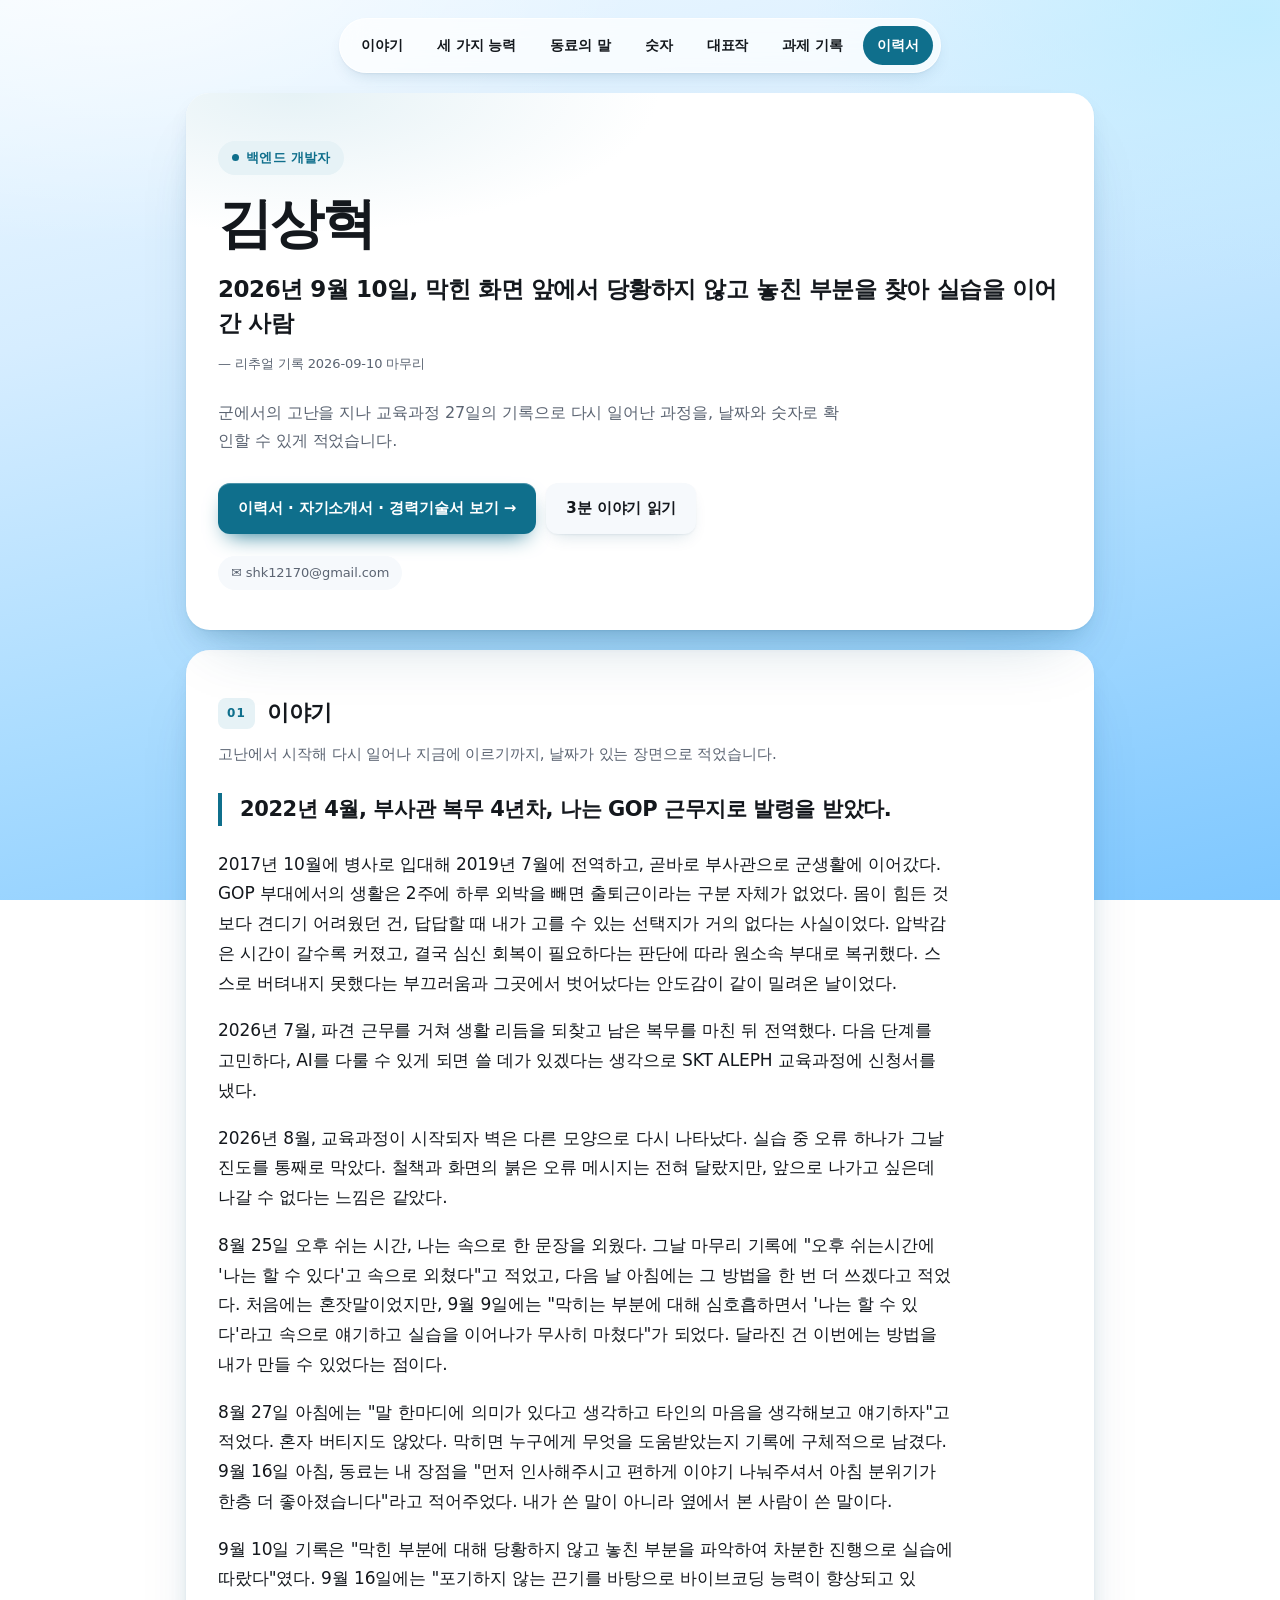
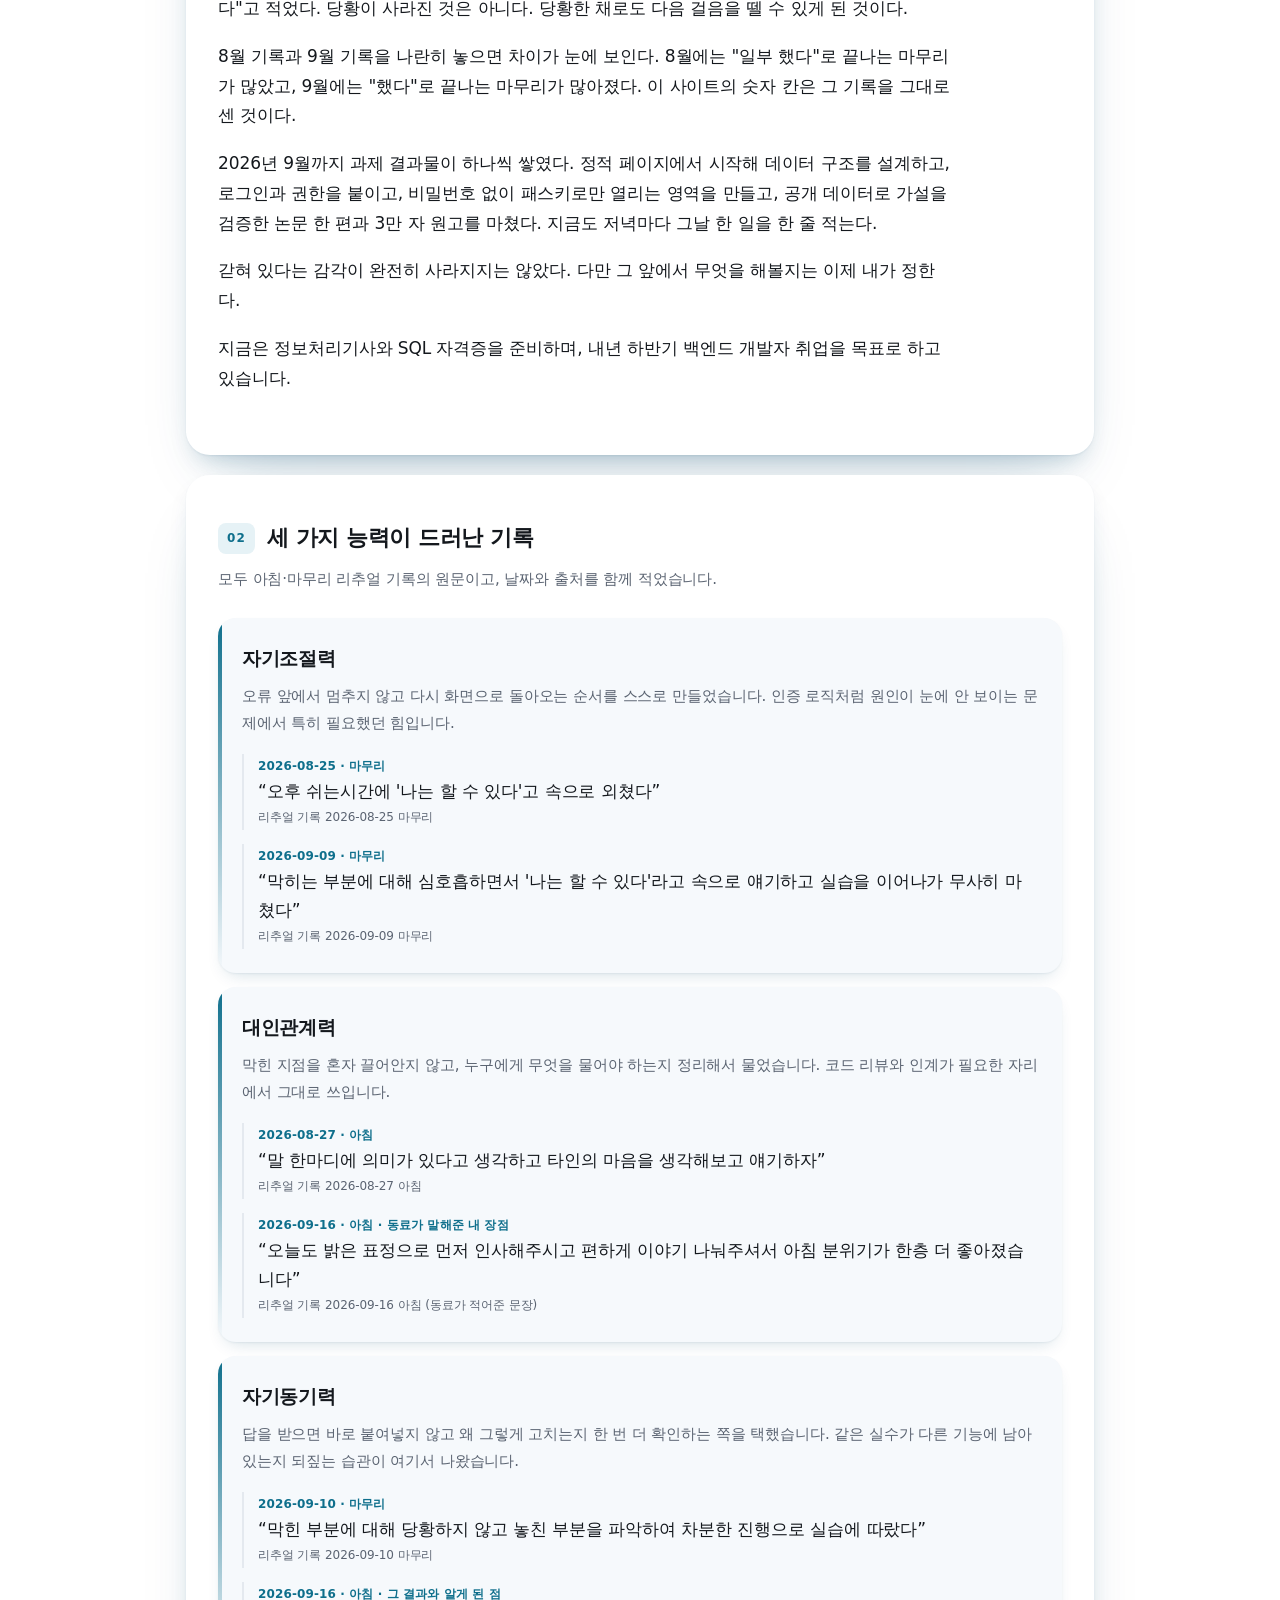
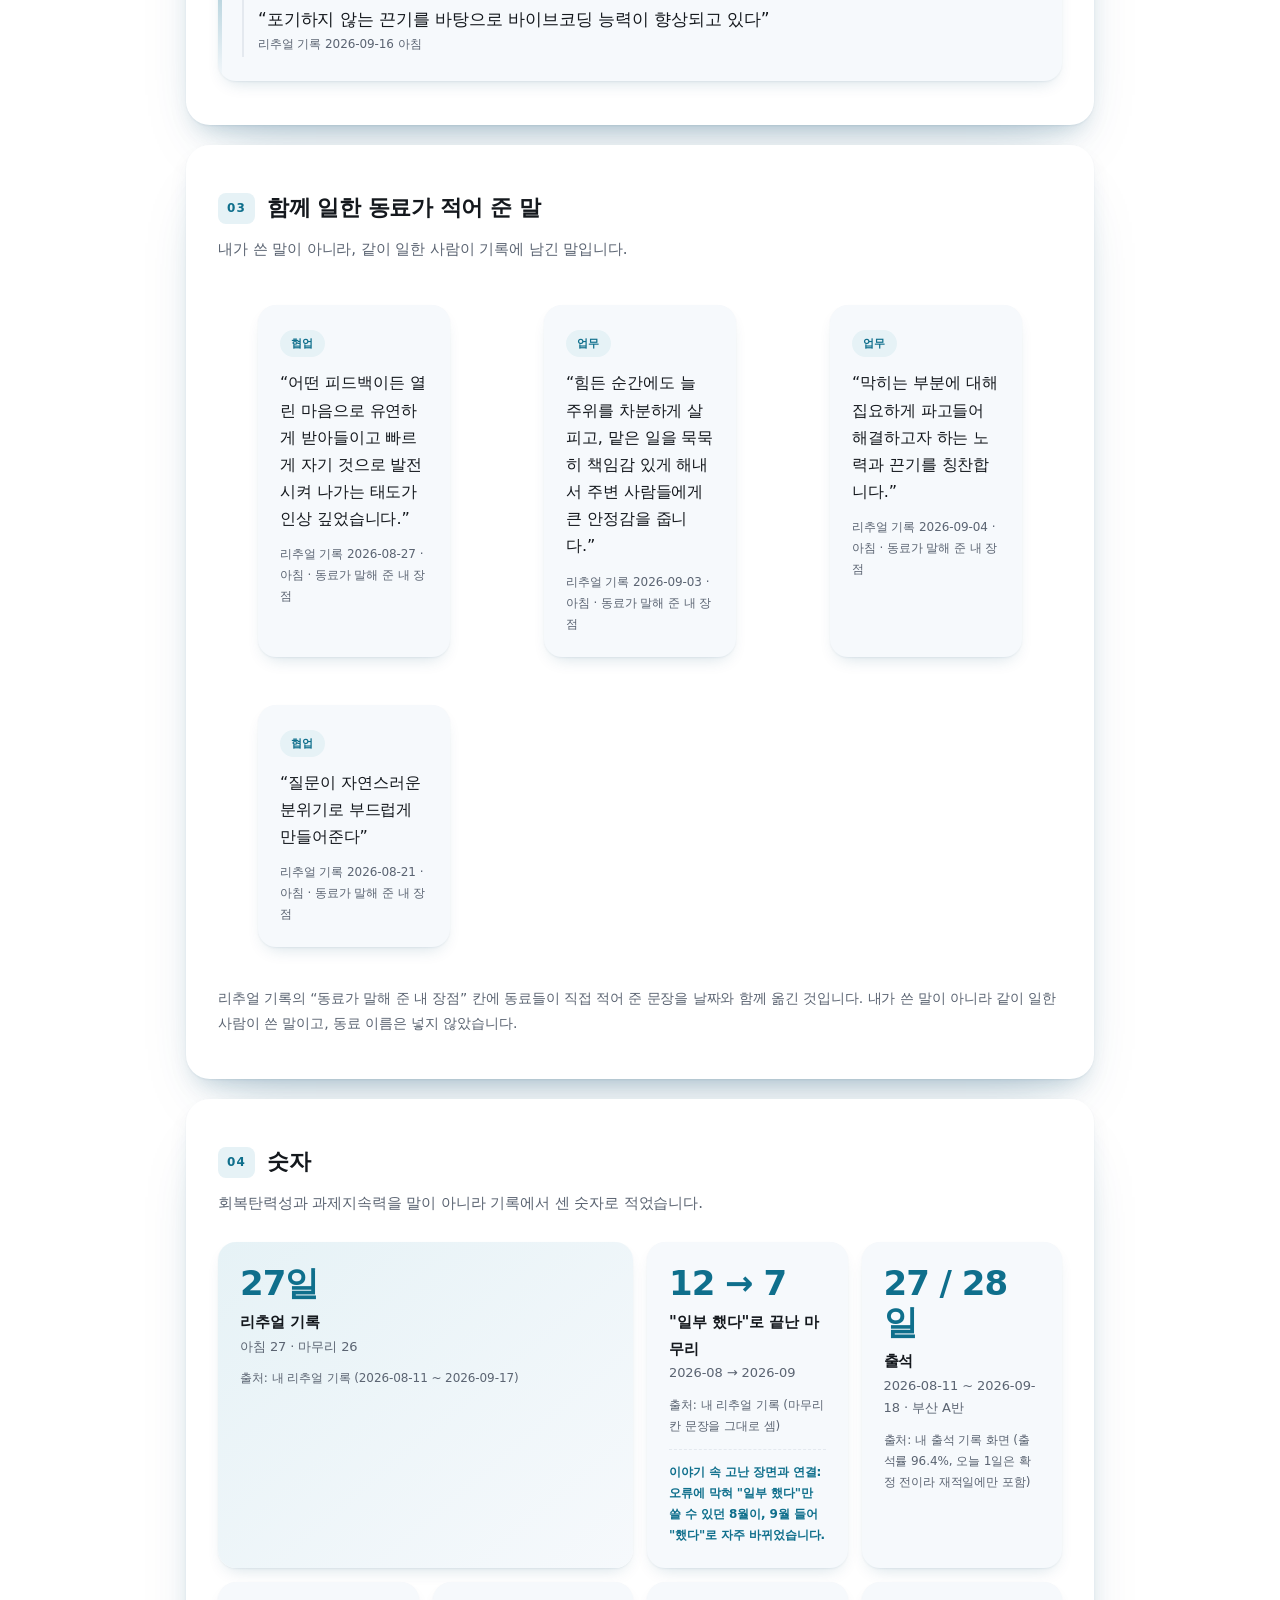
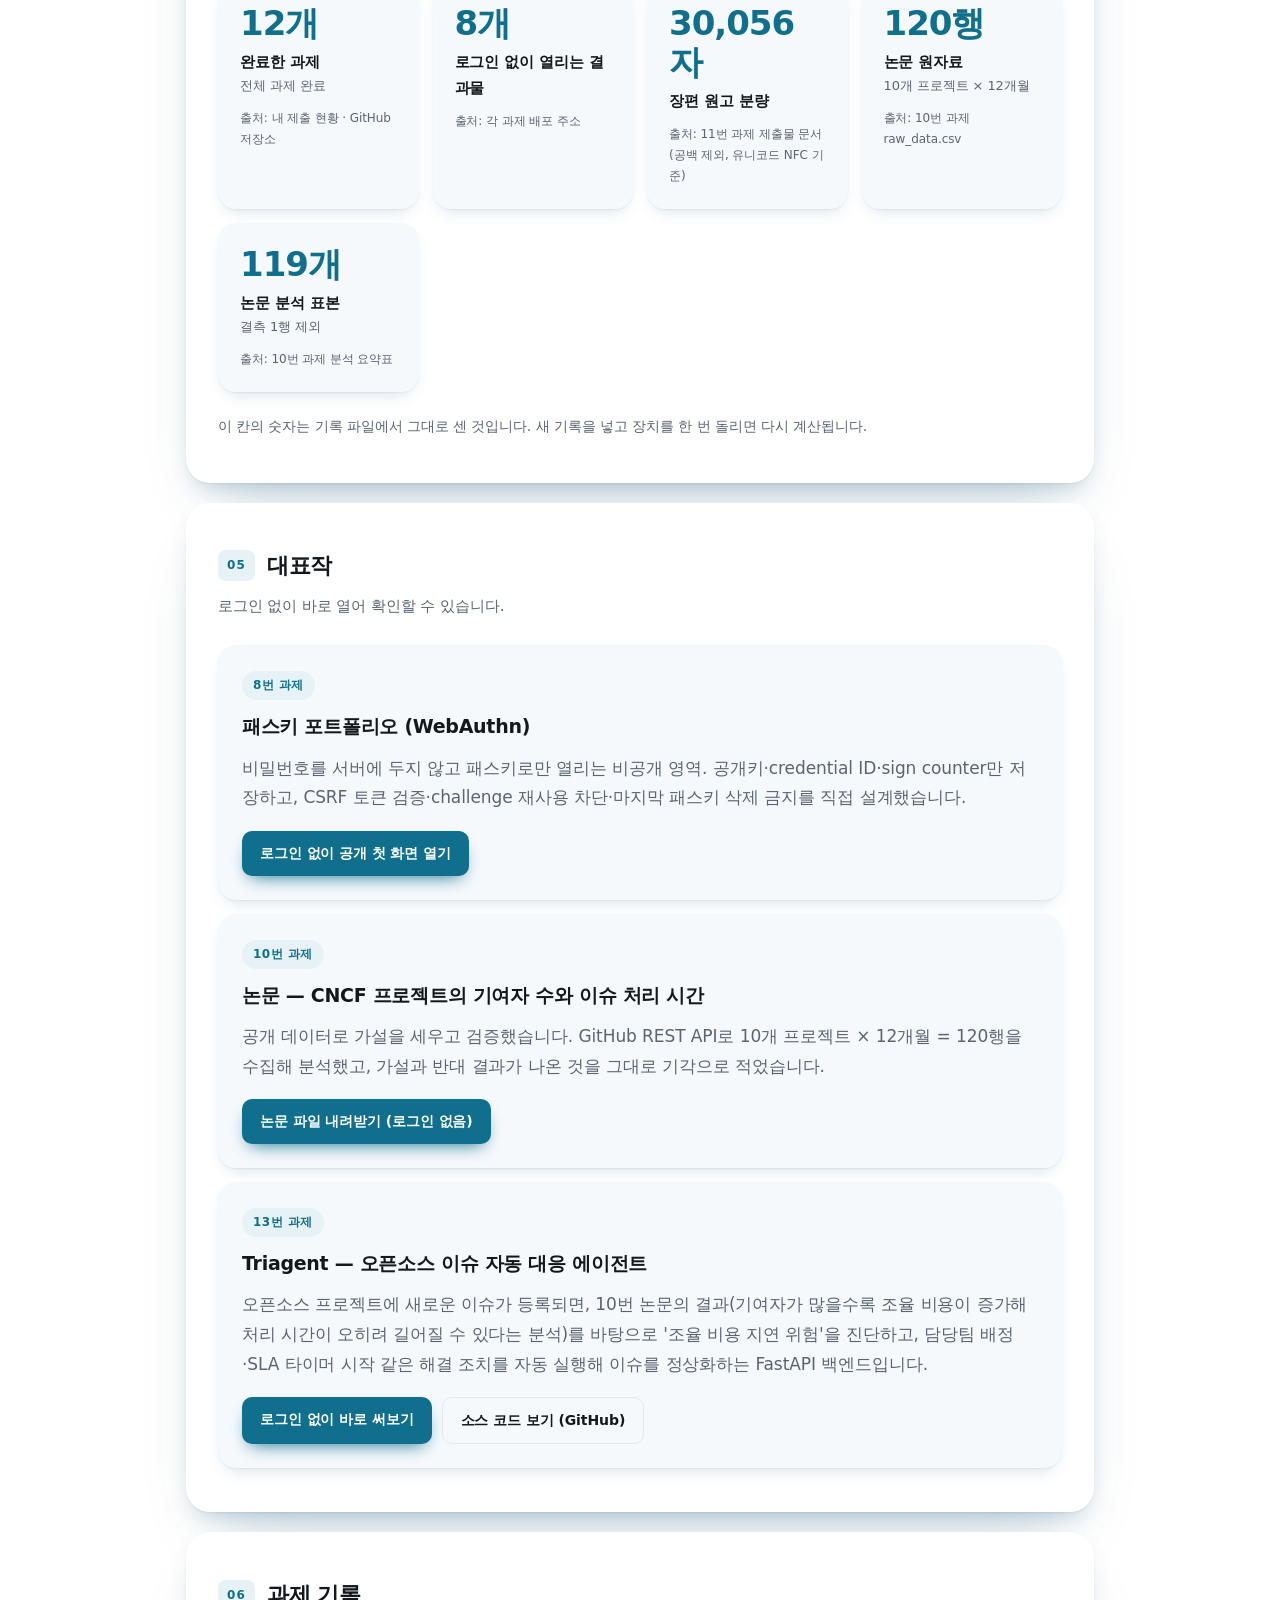
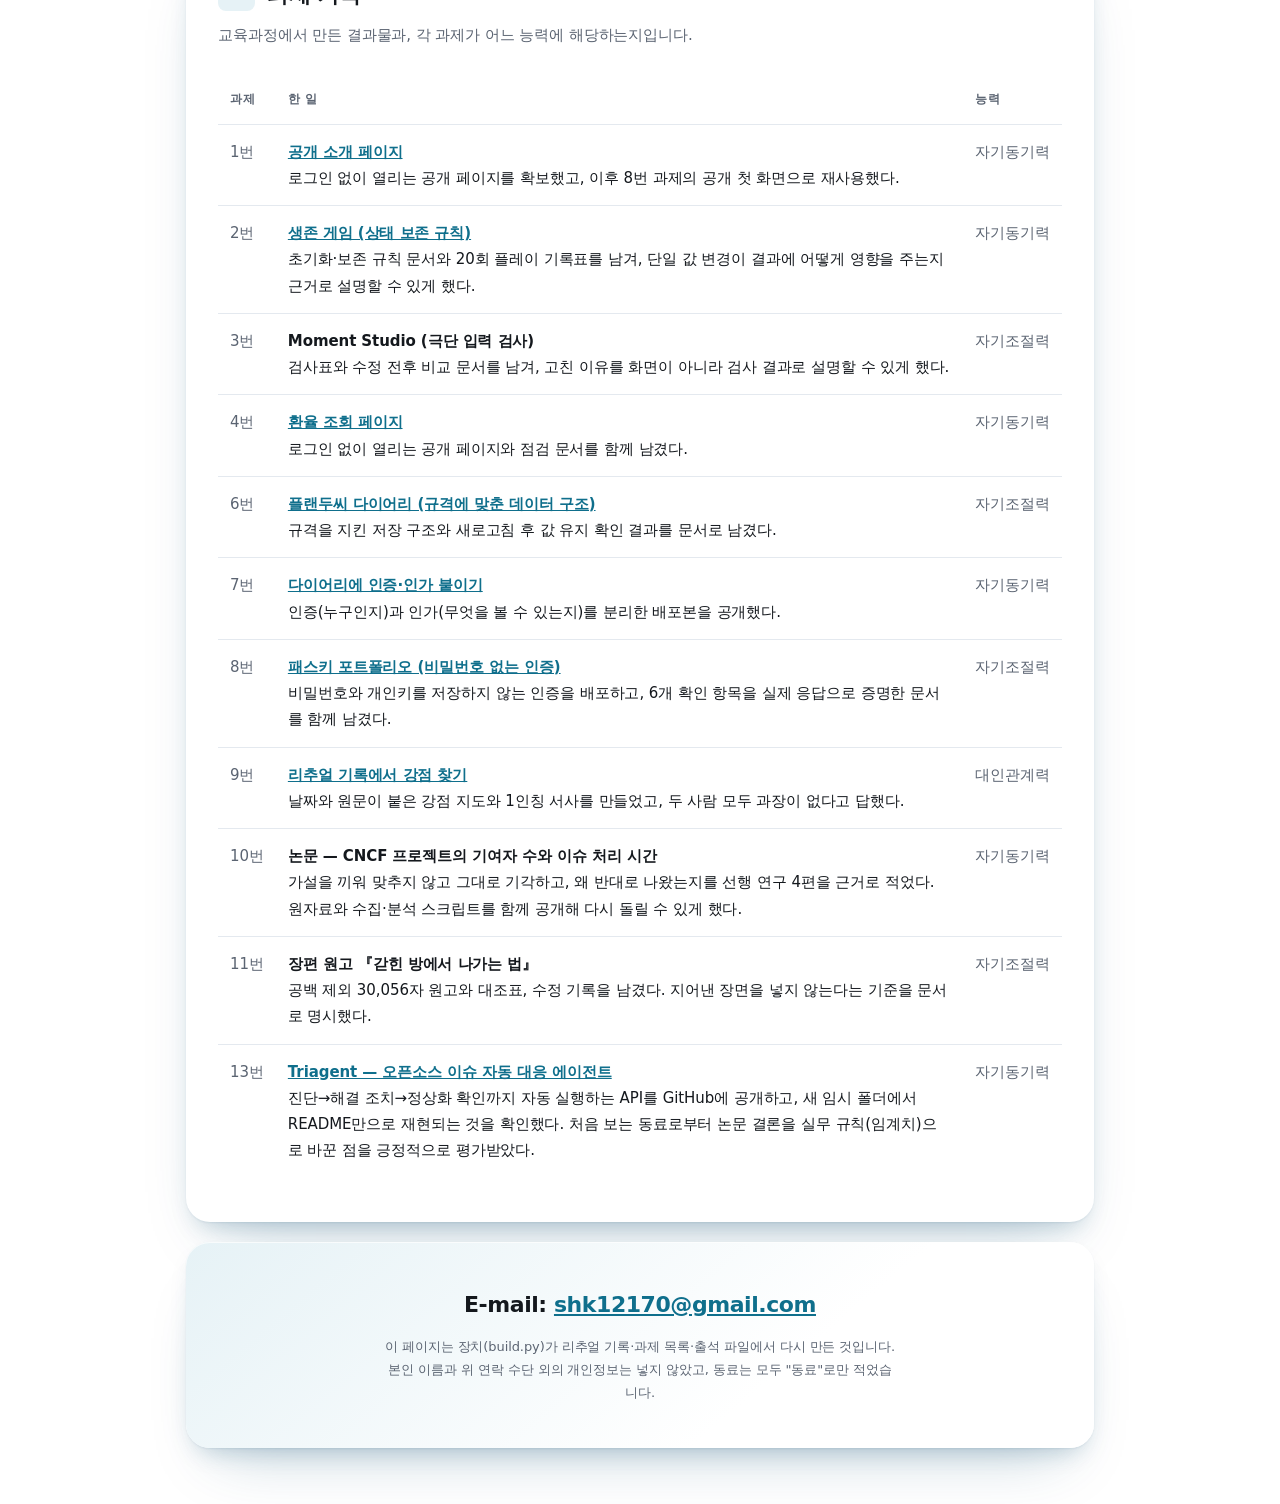
<file: site-backend/index.html>
<!DOCTYPE html>
<html lang="ko">
<head>
<meta charset="utf-8">
<meta name="viewport" content="width=device-width, initial-scale=1">
<title>김상혁 — 백엔드 개발자</title>
<meta name="description" content="2026년 9월 10일, 막힌 화면 앞에서 당황하지 않고 놓친 부분을 찾아 실습을 이어간 사람">
<link rel="stylesheet" href="자료/style.css">
</head>
<body>
<div class="shell">

<nav class="topnav">
  <a href="#story">이야기</a>
  <a href="#ability">세 가지 능력</a>
  <a href="#peers">동료의 말</a>
  <a href="#numbers">숫자</a>
  <a href="#works">대표작</a>
  <a href="#tasks">과제 기록</a>
  <a class="now" href="이력서.html">이력서</a>
</nav>

<header class="block hero">
  <div class="wrap">
    <span class="role">백엔드 개발자</span>
    <h1>김상혁</h1>
    <p class="oneline">2026년 9월 10일, 막힌 화면 앞에서 당황하지 않고 놓친 부분을 찾아 실습을 이어간 사람</p>
    <p class="oneline-src">— 리추얼 기록 2026-09-10 마무리</p>
    <p class="lede">군에서의 고난을 지나 교육과정 27일의 기록으로 다시 일어난 과정을, 날짜와 숫자로 확인할 수 있게 적었습니다.</p>
    <div class="cta">
      <a class="btn-main" href="이력서.html">이력서 · 자기소개서 · 경력기술서 보기 →</a>
      <a class="btn-sub" href="#story">3분 이야기 읽기</a>
    </div>
    <div class="hero-meta">
      <a href="mailto:shk12170@gmail.com">✉ shk12170@gmail.com</a>
      
    </div>
  </div>
</header>

<section class="block" id="story"><div class="wrap">
  <h2 data-no="01">이야기</h2>
  <p class="sec-sub">고난에서 시작해 다시 일어나 지금에 이르기까지, 날짜가 있는 장면으로 적었습니다.</p>
  <div class="story">
    <p>2022년 4월, 부사관 복무 4년차, 나는 GOP 근무지로 발령을 받았다.</p>
    <p>2017년 10월에 병사로 입대해 2019년 7월에 전역하고, 곧바로 부사관으로 군생활에 이어갔다. GOP 부대에서의 생활은 2주에 하루 외박을 빼면 출퇴근이라는 구분 자체가 없었다. 몸이 힘든 것보다 견디기 어려웠던 건, 답답할 때 내가 고를 수 있는 선택지가 거의 없다는 사실이었다. 압박감은 시간이 갈수록 커졌고, 결국 심신 회복이 필요하다는 판단에 따라 원소속 부대로 복귀했다. 스스로 버텨내지 못했다는 부끄러움과 그곳에서 벗어났다는 안도감이 같이 밀려온 날이었다.</p>
    <p>2026년 7월, 파견 근무를 거쳐 생활 리듬을 되찾고 남은 복무를 마친 뒤 전역했다. 다음 단계를 고민하다, AI를 다룰 수 있게 되면 쓸 데가 있겠다는 생각으로 SKT ALEPH 교육과정에 신청서를 냈다.</p>
    <p>2026년 8월, 교육과정이 시작되자 벽은 다른 모양으로 다시 나타났다. 실습 중 오류 하나가 그날 진도를 통째로 막았다. 철책과 화면의 붉은 오류 메시지는 전혀 달랐지만, 앞으로 나가고 싶은데 나갈 수 없다는 느낌은 같았다.</p>
    <p>8월 25일 오후 쉬는 시간, 나는 속으로 한 문장을 외웠다. 그날 마무리 기록에 &quot;오후 쉬는시간에 &#x27;나는 할 수 있다&#x27;고 속으로 외쳤다&quot;고 적었고, 다음 날 아침에는 그 방법을 한 번 더 쓰겠다고 적었다. 처음에는 혼잣말이었지만, 9월 9일에는 &quot;막히는 부분에 대해 심호흡하면서 &#x27;나는 할 수 있다&#x27;라고 속으로 얘기하고 실습을 이어나가 무사히 마쳤다&quot;가 되었다. 달라진 건 이번에는 방법을 내가 만들 수 있었다는 점이다.</p>
    <p>8월 27일 아침에는 &quot;말 한마디에 의미가 있다고 생각하고 타인의 마음을 생각해보고 얘기하자&quot;고 적었다. 혼자 버티지도 않았다. 막히면 누구에게 무엇을 도움받았는지 기록에 구체적으로 남겼다. 9월 16일 아침, 동료는 내 장점을 &quot;먼저 인사해주시고 편하게 이야기 나눠주셔서 아침 분위기가 한층 더 좋아졌습니다&quot;라고 적어주었다. 내가 쓴 말이 아니라 옆에서 본 사람이 쓴 말이다.</p>
    <p>9월 10일 기록은 &quot;막힌 부분에 대해 당황하지 않고 놓친 부분을 파악하여 차분한 진행으로 실습에 따랐다&quot;였다. 9월 16일에는 &quot;포기하지 않는 끈기를 바탕으로 바이브코딩 능력이 향상되고 있다&quot;고 적었다. 당황이 사라진 것은 아니다. 당황한 채로도 다음 걸음을 뗄 수 있게 된 것이다.</p>
    <p>8월 기록과 9월 기록을 나란히 놓으면 차이가 눈에 보인다. 8월에는 &quot;일부 했다&quot;로 끝나는 마무리가 많았고, 9월에는 &quot;했다&quot;로 끝나는 마무리가 많아졌다. 이 사이트의 숫자 칸은 그 기록을 그대로 센 것이다.</p>
    <p>2026년 9월까지 과제 결과물이 하나씩 쌓였다. 정적 페이지에서 시작해 데이터 구조를 설계하고, 로그인과 권한을 붙이고, 비밀번호 없이 패스키로만 열리는 영역을 만들고, 공개 데이터로 가설을 검증한 논문 한 편과 3만 자 원고를 마쳤다. 지금도 저녁마다 그날 한 일을 한 줄 적는다.</p>
    <p>갇혀 있다는 감각이 완전히 사라지지는 않았다. 다만 그 앞에서 무엇을 해볼지는 이제 내가 정한다.</p>
    <p>지금은 정보처리기사와 SQL 자격증을 준비하며, 내년 하반기 백엔드 개발자 취업을 목표로 하고 있습니다.</p>
  </div>
</div></section>

<section class="block" id="ability"><div class="wrap">
  <h2 data-no="02">세 가지 능력이 드러난 기록</h2>
  <p class="sec-sub">모두 아침·마무리 리추얼 기록의 원문이고, 날짜와 출처를 함께 적었습니다.</p>
  <div class="abilities">
    <article class="ability">
      <h3>자기조절력</h3>
      <p class="note">오류 앞에서 멈추지 않고 다시 화면으로 돌아오는 순서를 스스로 만들었습니다. 인증 로직처럼 원인이 눈에 안 보이는 문제에서 특히 필요했던 힘입니다.</p>
      <blockquote class="quote"><span class="when">2026-08-25 · 마무리</span><span class="text">“오후 쉬는시간에 &#x27;나는 할 수 있다&#x27;고 속으로 외쳤다”</span><span class="src">리추얼 기록 2026-08-25 마무리</span></blockquote>
      <blockquote class="quote"><span class="when">2026-09-09 · 마무리</span><span class="text">“막히는 부분에 대해 심호흡하면서 &#x27;나는 할 수 있다&#x27;라고 속으로 얘기하고 실습을 이어나가 무사히 마쳤다”</span><span class="src">리추얼 기록 2026-09-09 마무리</span></blockquote>
    </article>
    <article class="ability">
      <h3>대인관계력</h3>
      <p class="note">막힌 지점을 혼자 끌어안지 않고, 누구에게 무엇을 물어야 하는지 정리해서 물었습니다. 코드 리뷰와 인계가 필요한 자리에서 그대로 쓰입니다.</p>
      <blockquote class="quote"><span class="when">2026-08-27 · 아침</span><span class="text">“말 한마디에 의미가 있다고 생각하고 타인의 마음을 생각해보고 얘기하자”</span><span class="src">리추얼 기록 2026-08-27 아침</span></blockquote>
      <blockquote class="quote"><span class="when">2026-09-16 · 아침 · 동료가 말해준 내 장점</span><span class="text">“오늘도 밝은 표정으로 먼저 인사해주시고 편하게 이야기 나눠주셔서 아침 분위기가 한층 더 좋아졌습니다”</span><span class="src">리추얼 기록 2026-09-16 아침 (동료가 적어준 문장)</span></blockquote>
    </article>
    <article class="ability">
      <h3>자기동기력</h3>
      <p class="note">답을 받으면 바로 붙여넣지 않고 왜 그렇게 고치는지 한 번 더 확인하는 쪽을 택했습니다. 같은 실수가 다른 기능에 남아 있는지 되짚는 습관이 여기서 나왔습니다.</p>
      <blockquote class="quote"><span class="when">2026-09-10 · 마무리</span><span class="text">“막힌 부분에 대해 당황하지 않고 놓친 부분을 파악하여 차분한 진행으로 실습에 따랐다”</span><span class="src">리추얼 기록 2026-09-10 마무리</span></blockquote>
      <blockquote class="quote"><span class="when">2026-09-16 · 아침 · 그 결과와 알게 된 점</span><span class="text">“포기하지 않는 끈기를 바탕으로 바이브코딩 능력이 향상되고 있다”</span><span class="src">리추얼 기록 2026-09-16 아침</span></blockquote>
    </article>
  </div>
</div></section>

<section class="block" id="peers"><div class="wrap">
  <h2 data-no="03">함께 일한 동료가 적어 준 말</h2>
  <p class="sec-sub">내가 쓴 말이 아니라, 같이 일한 사람이 기록에 남긴 말입니다.</p>
  <div class="peers">
    <blockquote class="peer"><span class="tag">협업</span><span class="q">“어떤 피드백이든 열린 마음으로 유연하게 받아들이고 빠르게 자기 것으로 발전시켜 나가는 태도가 인상 깊었습니다.”</span><span class="m">리추얼 기록 2026-08-27 · 아침 · 동료가 말해 준 내 장점</span></blockquote>
    <blockquote class="peer"><span class="tag">업무</span><span class="q">“힘든 순간에도 늘 주위를 차분하게 살피고, 맡은 일을 묵묵히 책임감 있게 해내서 주변 사람들에게 큰 안정감을 줍니다.”</span><span class="m">리추얼 기록 2026-09-03 · 아침 · 동료가 말해 준 내 장점</span></blockquote>
    <blockquote class="peer"><span class="tag">업무</span><span class="q">“막히는 부분에 대해 집요하게 파고들어 해결하고자 하는 노력과 끈기를 칭찬합니다.”</span><span class="m">리추얼 기록 2026-09-04 · 아침 · 동료가 말해 준 내 장점</span></blockquote>
    <blockquote class="peer"><span class="tag">협업</span><span class="q">“질문이 자연스러운 분위기로 부드럽게 만들어준다”</span><span class="m">리추얼 기록 2026-08-21 · 아침 · 동료가 말해 준 내 장점</span></blockquote>
  </div>
  <p class="peers-note">리추얼 기록의 “동료가 말해 준 내 장점” 칸에 동료들이 직접 적어 준 문장을 날짜와 함께 옮긴 것입니다. 내가 쓴 말이 아니라 같이 일한 사람이 쓴 말이고, 동료 이름은 넣지 않았습니다.</p>
</div></section>

<section class="block" id="numbers"><div class="wrap">
  <h2 data-no="04">숫자</h2>
  <p class="sec-sub">회복탄력성과 과제지속력을 말이 아니라 기록에서 센 숫자로 적었습니다.</p>
  <div class="numbers">
    <div class="num"><span class="v">27일</span><span class="k">리추얼 기록</span><span class="b">아침 27 · 마무리 26</span><span class="s">출처: 내 리추얼 기록 (2026-08-11 ~ 2026-09-17)</span></div>
    <div class="num"><span class="v">12 → 7</span><span class="k">&quot;일부 했다&quot;로 끝난 마무리</span><span class="b">2026-08 → 2026-09</span><span class="s">출처: 내 리추얼 기록 (마무리 칸 문장을 그대로 셈)</span><span class="link">이야기 속 고난 장면과 연결: 오류에 막혀 &quot;일부 했다&quot;만 쓸 수 있던 8월이, 9월 들어 &quot;했다&quot;로 자주 바뀌었습니다.</span></div>
    <div class="num"><span class="v">27 / 28일</span><span class="k">출석</span><span class="b">2026-08-11 ~ 2026-09-18 · 부산 A반</span><span class="s">출처: 내 출석 기록 화면 (출석률 96.4%, 오늘 1일은 확정 전이라 재적일에만 포함)</span></div>
    <div class="num"><span class="v">12개</span><span class="k">완료한 과제</span><span class="b">전체 과제 완료</span><span class="s">출처: 내 제출 현황 · GitHub 저장소</span></div>
    <div class="num"><span class="v">8개</span><span class="k">로그인 없이 열리는 결과물</span><span class="s">출처: 각 과제 배포 주소</span></div>
    <div class="num"><span class="v">30,056자</span><span class="k">장편 원고 분량</span><span class="s">출처: 11번 과제 제출물 문서 (공백 제외, 유니코드 NFC 기준)</span></div>
    <div class="num"><span class="v">120행</span><span class="k">논문 원자료</span><span class="b">10개 프로젝트 × 12개월</span><span class="s">출처: 10번 과제 raw_data.csv</span></div>
    <div class="num"><span class="v">119개</span><span class="k">논문 분석 표본</span><span class="b">결측 1행 제외</span><span class="s">출처: 10번 과제 분석 요약표</span></div>
  </div>
  <p class="numbers-note">이 칸의 숫자는 기록 파일에서 그대로 센 것입니다. 새 기록을 넣고 장치를 한 번 돌리면 다시 계산됩니다.</p>
</div></section>

<section class="block" id="works"><div class="wrap">
  <h2 data-no="05">대표작</h2>
  <p class="sec-sub">로그인 없이 바로 열어 확인할 수 있습니다.</p>
  <div class="works">
    <article class="work">
      <span class="no">8번 과제</span>
      <h3>패스키 포트폴리오 (WebAuthn)</h3>
      <p>비밀번호를 서버에 두지 않고 패스키로만 열리는 비공개 영역. 공개키·credential ID·sign counter만 저장하고, CSRF 토큰 검증·challenge 재사용 차단·마지막 패스키 삭제 금지를 직접 설계했습니다.</p>
      <div class="links">
      <a class="btn" href="https://passkey-portfolio.vercel.app">로그인 없이 공개 첫 화면 열기</a>
      </div>
    </article>
    <article class="work">
      <span class="no">10번 과제</span>
      <h3>논문 — CNCF 프로젝트의 기여자 수와 이슈 처리 시간</h3>
      <p>공개 데이터로 가설을 세우고 검증했습니다. GitHub REST API로 10개 프로젝트 × 12개월 = 120행을 수집해 분석했고, 가설과 반대 결과가 나온 것을 그대로 기각으로 적었습니다.</p>
      <div class="links">
      <a class="btn" href="자료/논문.docx">논문 파일 내려받기 (로그인 없음)</a>
      </div>
    </article>
    <article class="work">
      <span class="no">13번 과제</span>
      <h3>Triagent — 오픈소스 이슈 자동 대응 에이전트</h3>
      <p>오픈소스 프로젝트에 새로운 이슈가 등록되면, 10번 논문의 결과(기여자가 많을수록 조율 비용이 증가해 처리 시간이 오히려 길어질 수 있다는 분석)를 바탕으로 &#x27;조율 비용 지연 위험&#x27;을 진단하고, 담당팀 배정·SLA 타이머 시작 같은 해결 조치를 자동 실행해 이슈를 정상화하는 FastAPI 백엔드입니다.</p>
      <div class="links">
      <a class="btn" href="https://triagent-phi.vercel.app">로그인 없이 바로 써보기</a>
      <a class="btn btn-secondary" href="https://github.com/shk12170-dev/triagent">소스 코드 보기 (GitHub)</a>
      </div>
    </article>
  </div>
</div></section>

<section class="block" id="tasks"><div class="wrap">
  <h2 data-no="06">과제 기록</h2>
  <p class="sec-sub">교육과정에서 만든 결과물과, 각 과제가 어느 능력에 해당하는지입니다.</p>
  <table class="tasks">
    <thead><tr><th>과제</th><th>한 일</th><th>능력</th></tr></thead>
    <tbody>
      <tr><td class="n">1번</td><td><strong><a href="https://shk12170-dev.github.io/portfolio/">공개 소개 페이지</a></strong><br>로그인 없이 열리는 공개 페이지를 확보했고, 이후 8번 과제의 공개 첫 화면으로 재사용했다.</td><td class="n">자기동기력</td></tr>
      <tr><td class="n">2번</td><td><strong><a href="https://survival-xi-seven.vercel.app/">생존 게임 (상태 보존 규칙)</a></strong><br>초기화·보존 규칙 문서와 20회 플레이 기록표를 남겨, 단일 값 변경이 결과에 어떻게 영향을 주는지 근거로 설명할 수 있게 했다.</td><td class="n">자기동기력</td></tr>
      <tr><td class="n">3번</td><td><strong>Moment Studio (극단 입력 검사)</strong><br>검사표와 수정 전후 비교 문서를 남겨, 고친 이유를 화면이 아니라 검사 결과로 설명할 수 있게 했다.</td><td class="n">자기조절력</td></tr>
      <tr><td class="n">4번</td><td><strong><a href="https://shk12170-dev.github.io/exchange-rate/">환율 조회 페이지</a></strong><br>로그인 없이 열리는 공개 페이지와 점검 문서를 함께 남겼다.</td><td class="n">자기동기력</td></tr>
      <tr><td class="n">6번</td><td><strong><a href="https://shk12170-dev.github.io/diary/">플랜두씨 다이어리 (규격에 맞춘 데이터 구조)</a></strong><br>규격을 지킨 저장 구조와 새로고침 후 값 유지 확인 결과를 문서로 남겼다.</td><td class="n">자기조절력</td></tr>
      <tr><td class="n">7번</td><td><strong><a href="https://diary-nine-omega.vercel.app">다이어리에 인증·인가 붙이기</a></strong><br>인증(누구인지)과 인가(무엇을 볼 수 있는지)를 분리한 배포본을 공개했다.</td><td class="n">자기동기력</td></tr>
      <tr><td class="n">8번</td><td><strong><a href="https://passkey-portfolio.vercel.app">패스키 포트폴리오 (비밀번호 없는 인증)</a></strong><br>비밀번호와 개인키를 저장하지 않는 인증을 배포하고, 6개 확인 항목을 실제 응답으로 증명한 문서를 함께 남겼다.</td><td class="n">자기조절력</td></tr>
      <tr><td class="n">9번</td><td><strong><a href="https://agent-ritual.vercel.app">리추얼 기록에서 강점 찾기</a></strong><br>날짜와 원문이 붙은 강점 지도와 1인칭 서사를 만들었고, 두 사람 모두 과장이 없다고 답했다.</td><td class="n">대인관계력</td></tr>
      <tr><td class="n">10번</td><td><strong>논문 — CNCF 프로젝트의 기여자 수와 이슈 처리 시간</strong><br>가설을 끼워 맞추지 않고 그대로 기각하고, 왜 반대로 나왔는지를 선행 연구 4편을 근거로 적었다. 원자료와 수집·분석 스크립트를 함께 공개해 다시 돌릴 수 있게 했다.</td><td class="n">자기동기력</td></tr>
      <tr><td class="n">11번</td><td><strong>장편 원고 『갇힌 방에서 나가는 법』</strong><br>공백 제외 30,056자 원고와 대조표, 수정 기록을 남겼다. 지어낸 장면을 넣지 않는다는 기준을 문서로 명시했다.</td><td class="n">자기조절력</td></tr>
      <tr><td class="n">13번</td><td><strong><a href="https://github.com/shk12170-dev/triagent">Triagent — 오픈소스 이슈 자동 대응 에이전트</a></strong><br>진단→해결 조치→정상화 확인까지 자동 실행하는 API를 GitHub에 공개하고, 새 임시 폴더에서 README만으로 재현되는 것을 확인했다. 처음 보는 동료로부터 논문 결론을 실무 규칙(임계치)으로 바꾼 점을 긍정적으로 평가받았다.</td><td class="n">자기동기력</td></tr>
    </tbody>
  </table>
</div></section>

<footer class="block"><div class="wrap">
  <p class="contact">E-mail: <a href="mailto:shk12170@gmail.com">shk12170@gmail.com</a></p>
  <p class="meta">이 페이지는 장치(build.py)가 리추얼 기록·과제 목록·출석 파일에서 다시 만든 것입니다. 본인 이름과 위 연락 수단 외의 개인정보는 넣지 않았고, 동료는 모두 "동료"로만 적었습니다.</p>
</div></footer>

</div>
</body>
</html>
</file>
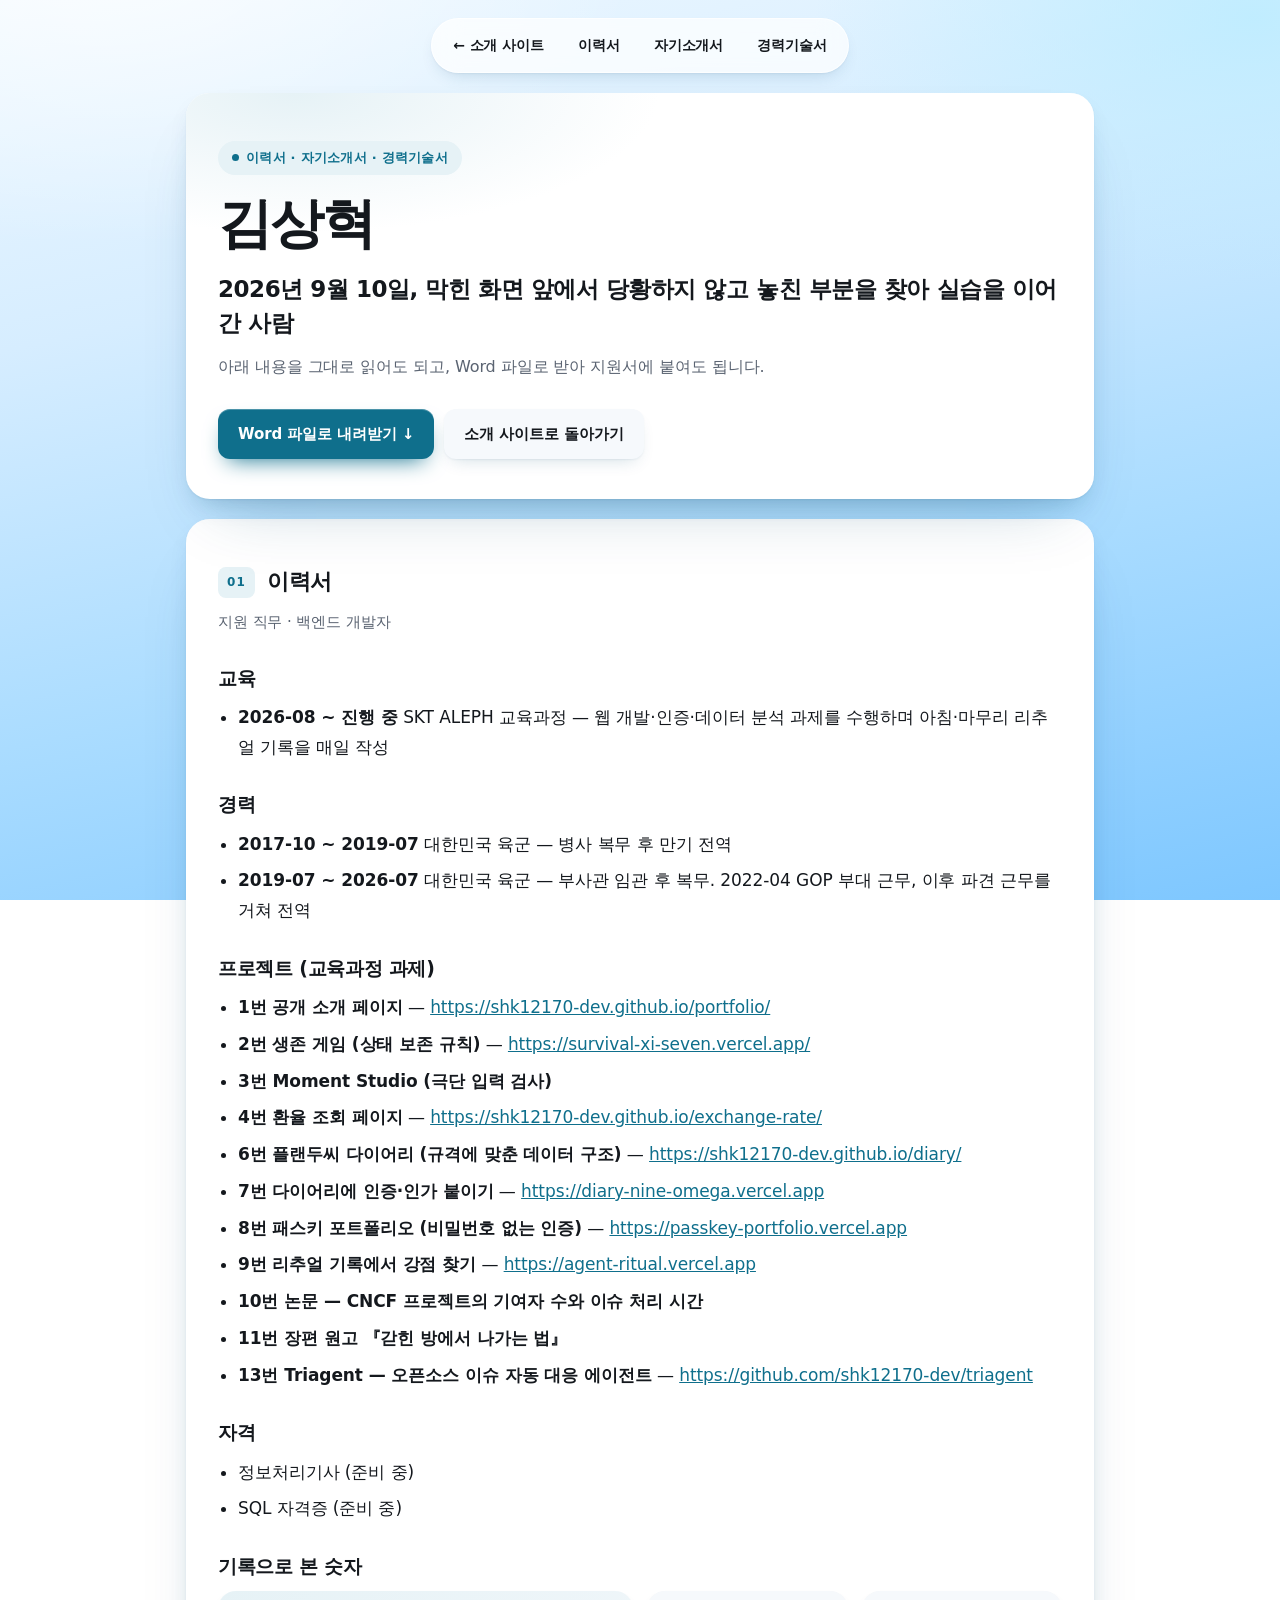
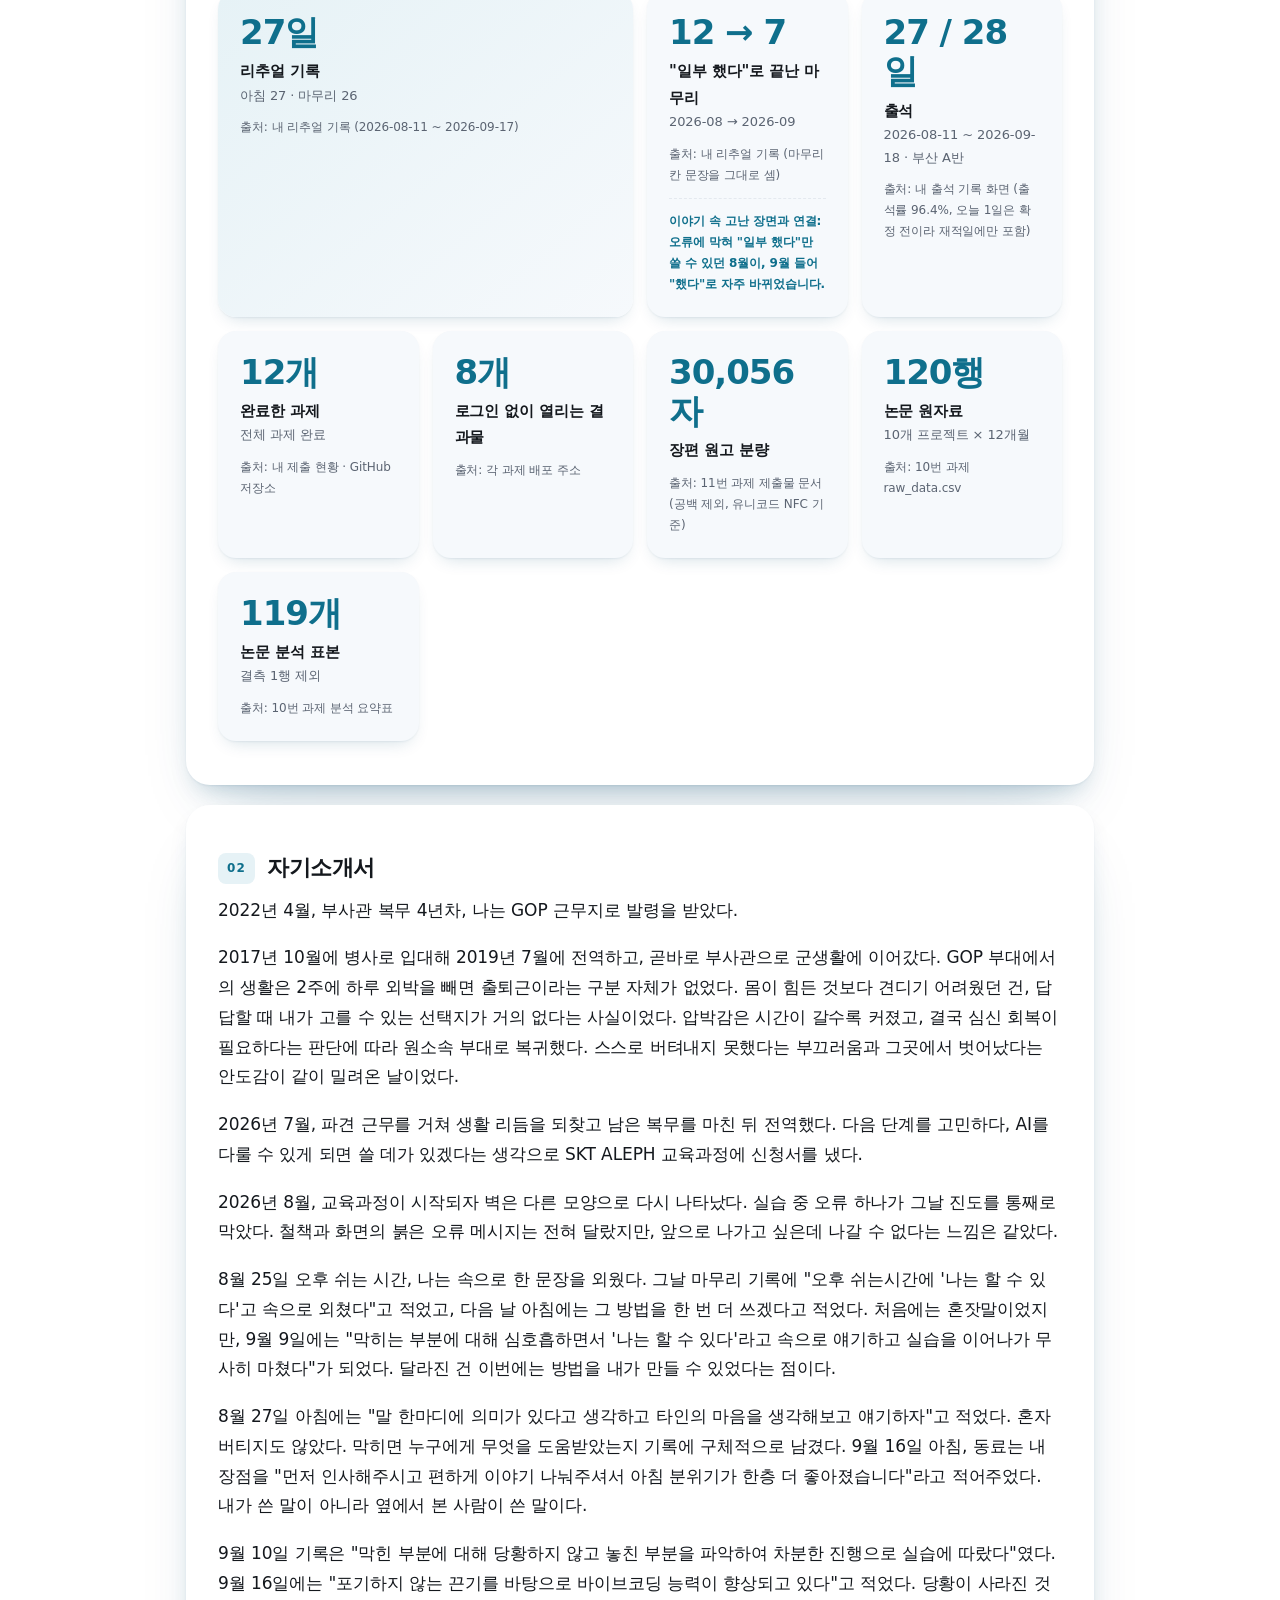
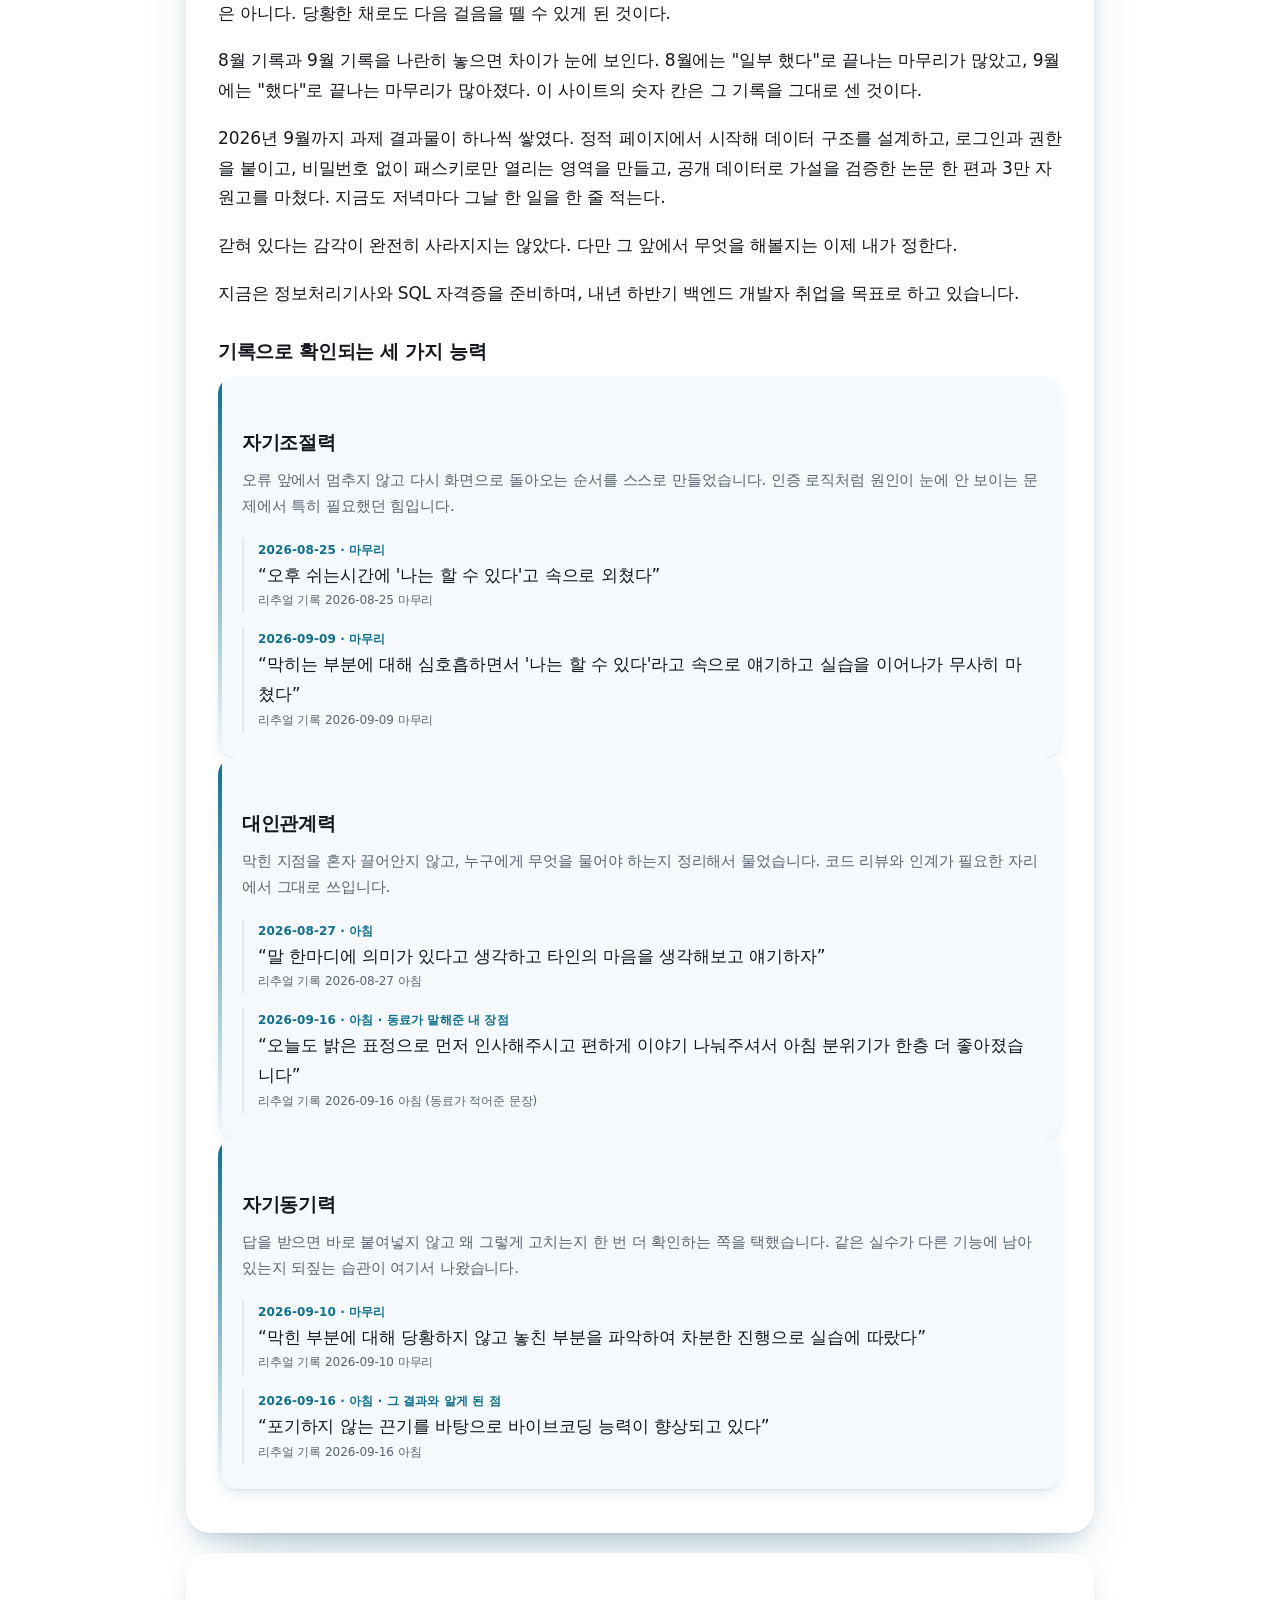
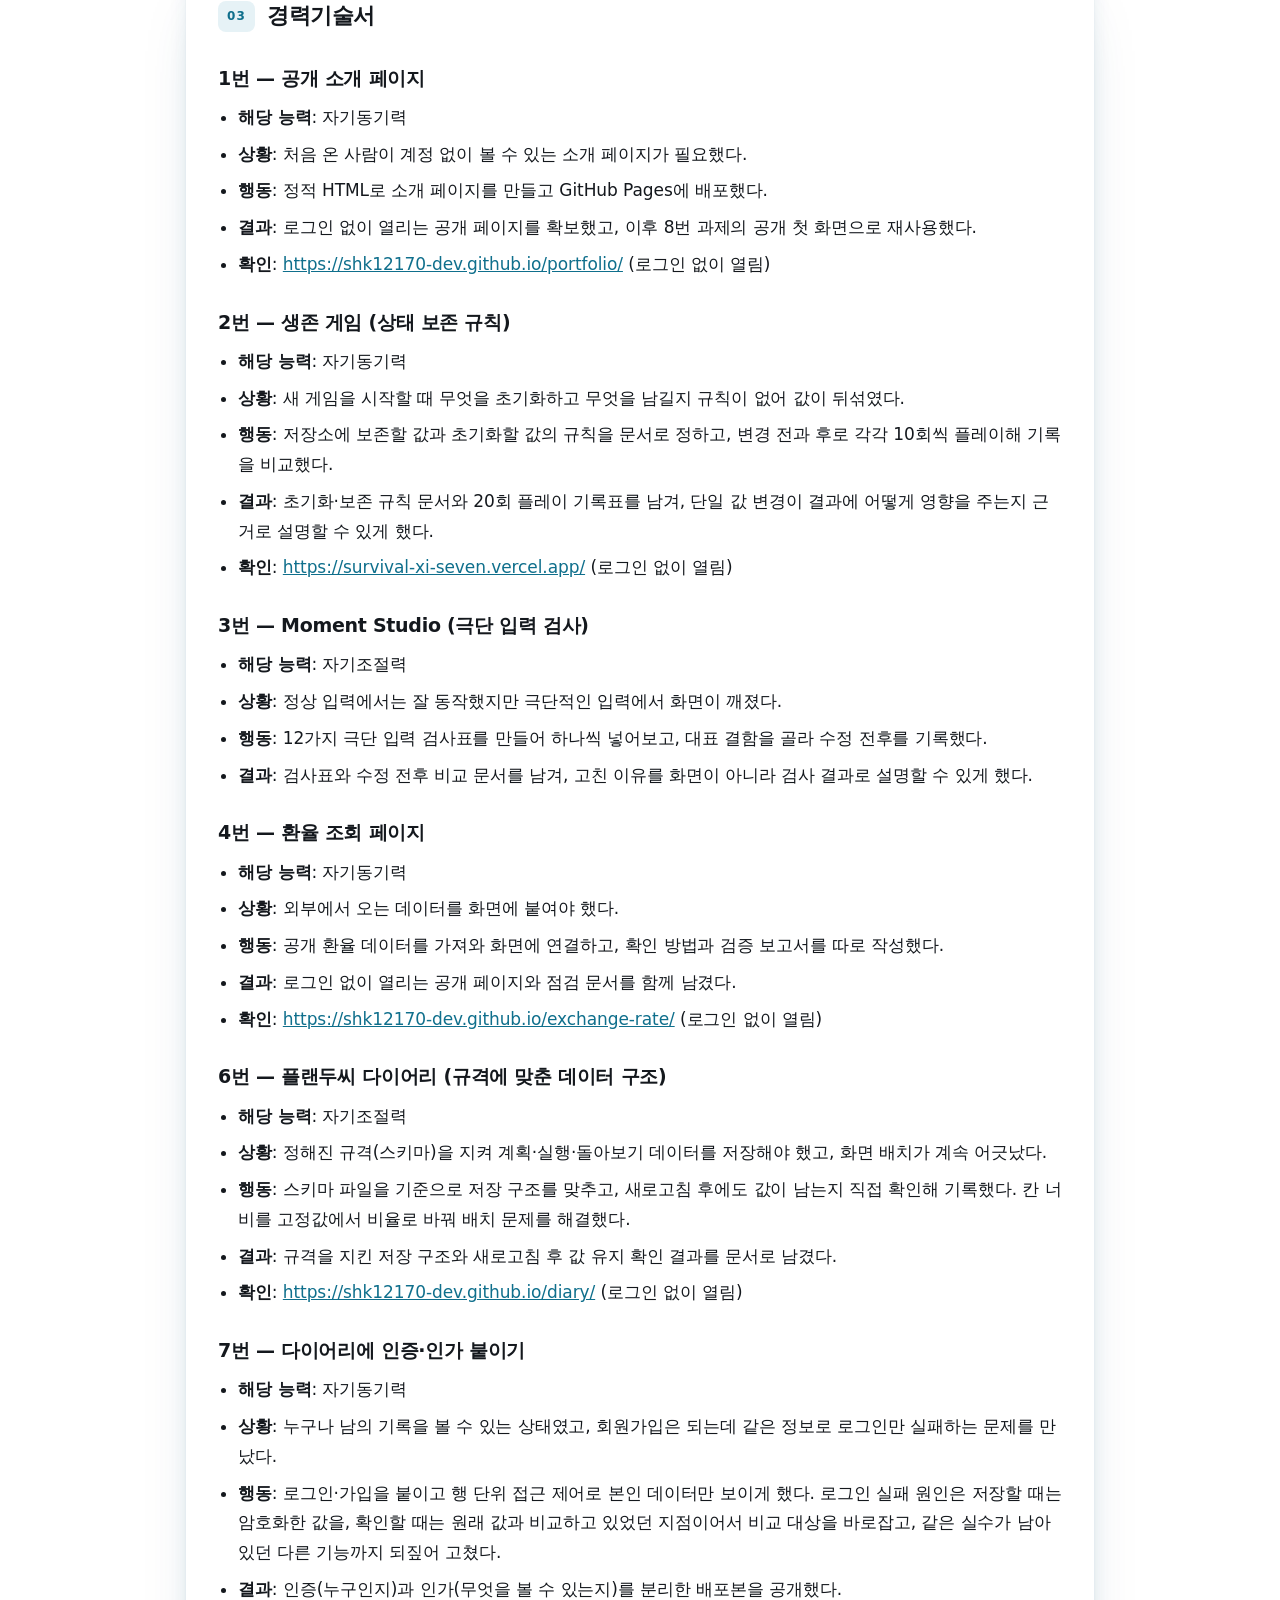
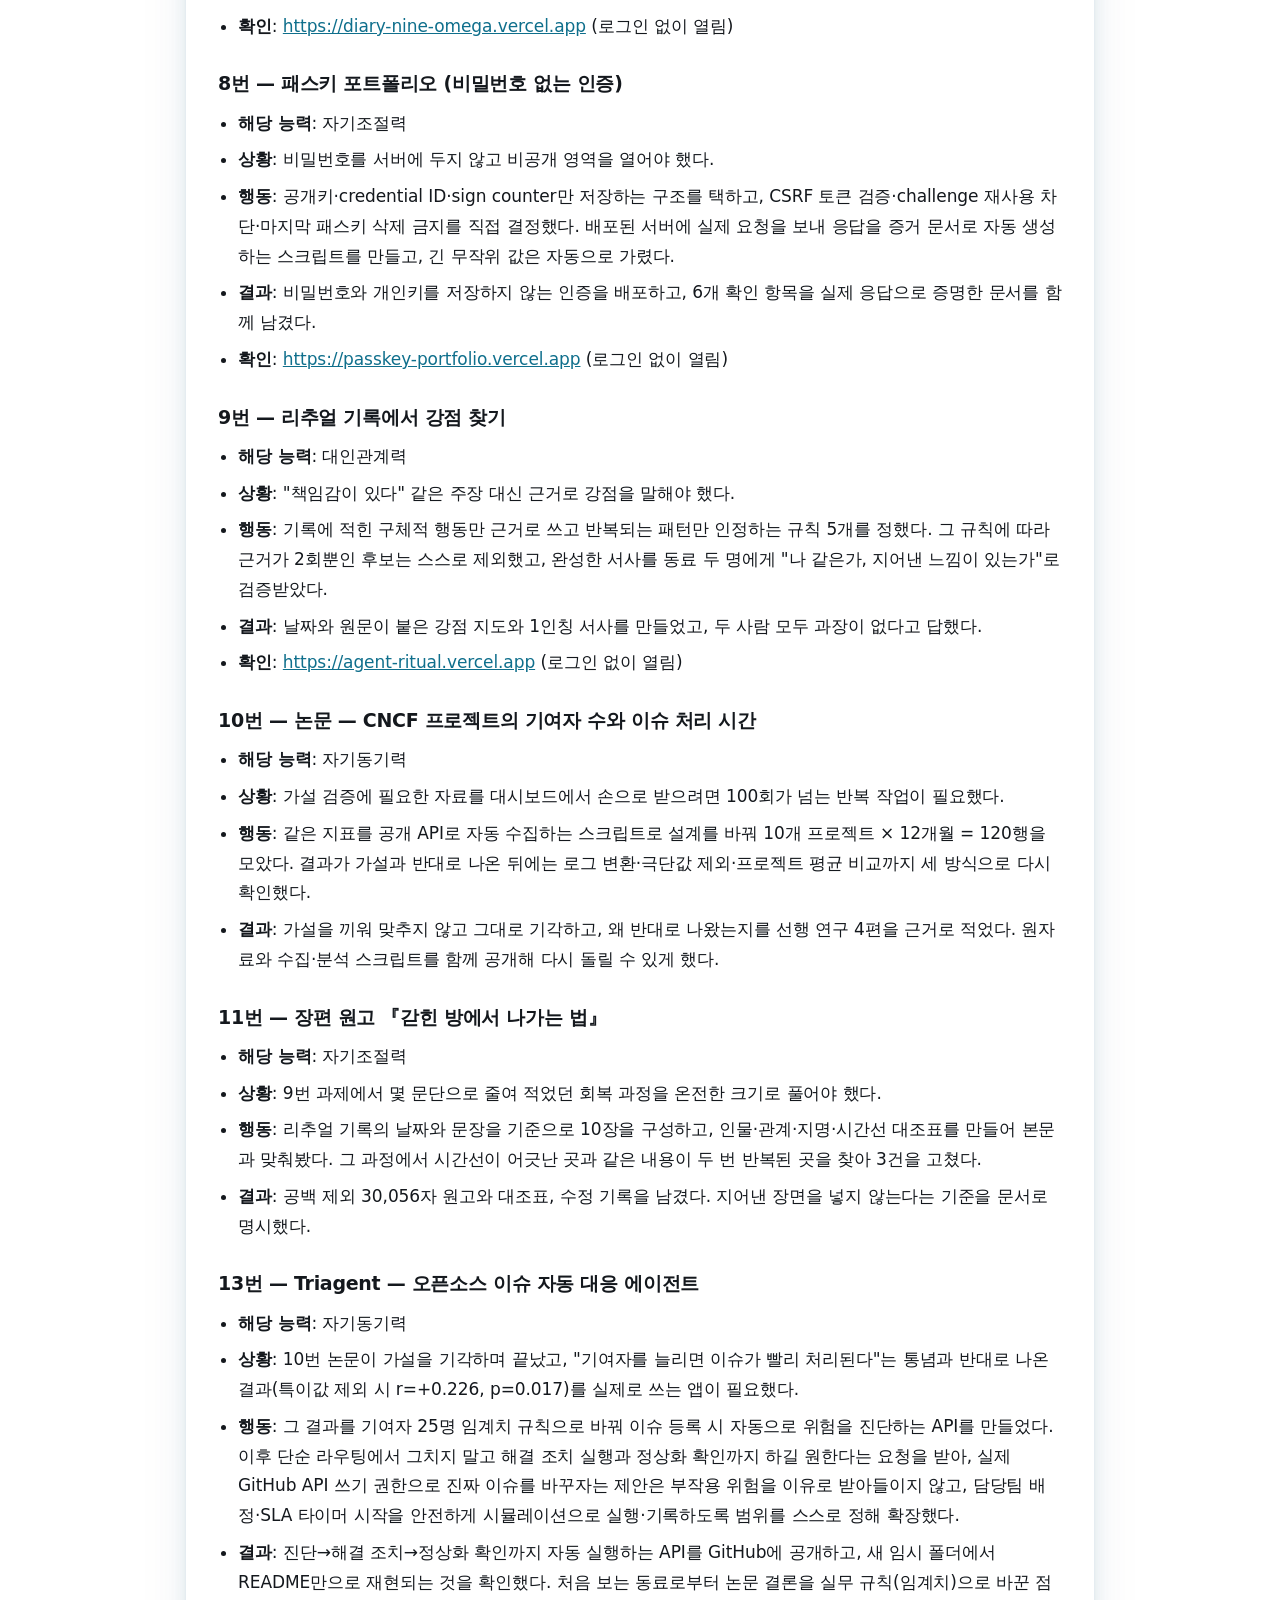
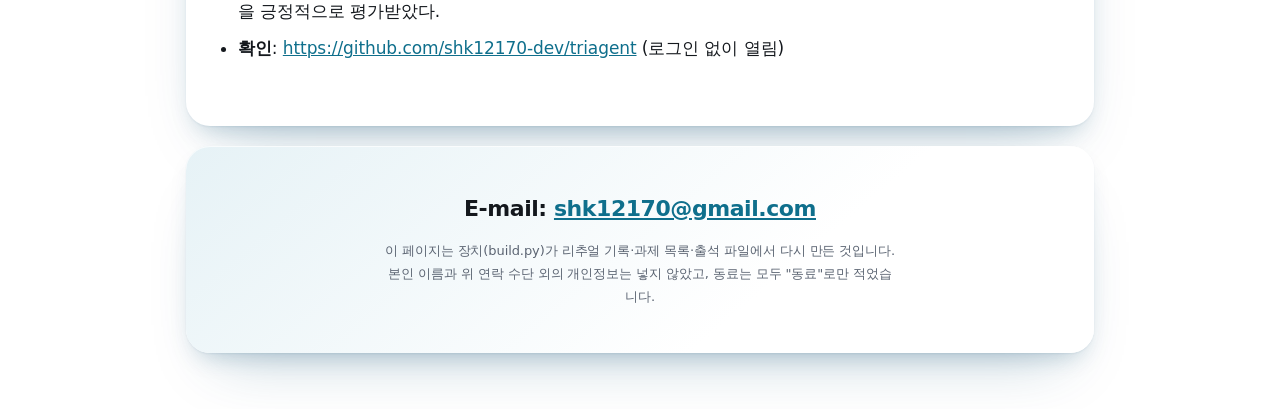
<file: site-backend/이력서.html>
<!DOCTYPE html>
<html lang="ko">
<head>
<meta charset="utf-8">
<meta name="viewport" content="width=device-width, initial-scale=1">
<title>김상혁 — 이력서 · 자기소개서 · 경력기술서</title>
<meta name="description" content="김상혁의 이력서, 자기소개서, 경력기술서입니다.">
<link rel="stylesheet" href="자료/style.css">
</head>
<body>
<div class="shell">

<nav class="topnav">
  <a href="index.html">← 소개 사이트</a>
  <a href="#resume">이력서</a>
  <a href="#cover">자기소개서</a>
  <a href="#career">경력기술서</a>
</nav>

<header class="block hero">
  <div class="wrap">
    <span class="role">이력서 · 자기소개서 · 경력기술서</span>
    <h1>김상혁</h1>
    <p class="oneline">2026년 9월 10일, 막힌 화면 앞에서 당황하지 않고 놓친 부분을 찾아 실습을 이어간 사람</p>
    <p class="lede">아래 내용을 그대로 읽어도 되고, Word 파일로 받아 지원서에 붙여도 됩니다.</p>
    <div class="cta">
      <a class="btn-main" href="자료/김상혁_백엔드개발자_이력서_자기소개서_경력기술서.docx">Word 파일로 내려받기 ↓</a>
      <a class="btn-sub" href="index.html">소개 사이트로 돌아가기</a>
    </div>
  </div>
</header>

<section class="block" id="resume"><div class="wrap doc">
  <h2 data-no="01">이력서</h2>
  <p class="sub">지원 직무 · 백엔드 개발자</p>
  <h3>교육</h3>
  <ul>
    <li><strong>2026-08 ~ 진행 중</strong> SKT ALEPH 교육과정 — 웹 개발·인증·데이터 분석 과제를 수행하며 아침·마무리 리추얼 기록을 매일 작성</li>
  </ul>
  <h3>경력</h3>
  <ul>
    <li><strong>2017-10 ~ 2019-07</strong> 대한민국 육군 — 병사 복무 후 만기 전역</li>
    <li><strong>2019-07 ~ 2026-07</strong> 대한민국 육군 — 부사관 임관 후 복무. 2022-04 GOP 부대 근무, 이후 파견 근무를 거쳐 전역</li>
  </ul>
  <h3>프로젝트 (교육과정 과제)</h3>
  <ul>
    <li><strong>1번 공개 소개 페이지</strong> — <a href="https://shk12170-dev.github.io/portfolio/">https://shk12170-dev.github.io/portfolio/</a></li>
    <li><strong>2번 생존 게임 (상태 보존 규칙)</strong> — <a href="https://survival-xi-seven.vercel.app/">https://survival-xi-seven.vercel.app/</a></li>
    <li><strong>3번 Moment Studio (극단 입력 검사)</strong></li>
    <li><strong>4번 환율 조회 페이지</strong> — <a href="https://shk12170-dev.github.io/exchange-rate/">https://shk12170-dev.github.io/exchange-rate/</a></li>
    <li><strong>6번 플랜두씨 다이어리 (규격에 맞춘 데이터 구조)</strong> — <a href="https://shk12170-dev.github.io/diary/">https://shk12170-dev.github.io/diary/</a></li>
    <li><strong>7번 다이어리에 인증·인가 붙이기</strong> — <a href="https://diary-nine-omega.vercel.app">https://diary-nine-omega.vercel.app</a></li>
    <li><strong>8번 패스키 포트폴리오 (비밀번호 없는 인증)</strong> — <a href="https://passkey-portfolio.vercel.app">https://passkey-portfolio.vercel.app</a></li>
    <li><strong>9번 리추얼 기록에서 강점 찾기</strong> — <a href="https://agent-ritual.vercel.app">https://agent-ritual.vercel.app</a></li>
    <li><strong>10번 논문 — CNCF 프로젝트의 기여자 수와 이슈 처리 시간</strong></li>
    <li><strong>11번 장편 원고 『갇힌 방에서 나가는 법』</strong></li>
    <li><strong>13번 Triagent — 오픈소스 이슈 자동 대응 에이전트</strong> — <a href="https://github.com/shk12170-dev/triagent">https://github.com/shk12170-dev/triagent</a></li>
  </ul>
  <h3>자격</h3>
  <ul>
    <li>정보처리기사 (준비 중)</li>
    <li>SQL 자격증 (준비 중)</li>
  </ul>
  <h3>기록으로 본 숫자</h3>
  <div class="numbers">
    <div class="num"><span class="v">27일</span><span class="k">리추얼 기록</span><span class="b">아침 27 · 마무리 26</span><span class="s">출처: 내 리추얼 기록 (2026-08-11 ~ 2026-09-17)</span></div>
    <div class="num"><span class="v">12 → 7</span><span class="k">&quot;일부 했다&quot;로 끝난 마무리</span><span class="b">2026-08 → 2026-09</span><span class="s">출처: 내 리추얼 기록 (마무리 칸 문장을 그대로 셈)</span><span class="link">이야기 속 고난 장면과 연결: 오류에 막혀 &quot;일부 했다&quot;만 쓸 수 있던 8월이, 9월 들어 &quot;했다&quot;로 자주 바뀌었습니다.</span></div>
    <div class="num"><span class="v">27 / 28일</span><span class="k">출석</span><span class="b">2026-08-11 ~ 2026-09-18 · 부산 A반</span><span class="s">출처: 내 출석 기록 화면 (출석률 96.4%, 오늘 1일은 확정 전이라 재적일에만 포함)</span></div>
    <div class="num"><span class="v">12개</span><span class="k">완료한 과제</span><span class="b">전체 과제 완료</span><span class="s">출처: 내 제출 현황 · GitHub 저장소</span></div>
    <div class="num"><span class="v">8개</span><span class="k">로그인 없이 열리는 결과물</span><span class="s">출처: 각 과제 배포 주소</span></div>
    <div class="num"><span class="v">30,056자</span><span class="k">장편 원고 분량</span><span class="s">출처: 11번 과제 제출물 문서 (공백 제외, 유니코드 NFC 기준)</span></div>
    <div class="num"><span class="v">120행</span><span class="k">논문 원자료</span><span class="b">10개 프로젝트 × 12개월</span><span class="s">출처: 10번 과제 raw_data.csv</span></div>
    <div class="num"><span class="v">119개</span><span class="k">논문 분석 표본</span><span class="b">결측 1행 제외</span><span class="s">출처: 10번 과제 분석 요약표</span></div>
  </div>
</div></section>

<section class="block" id="cover"><div class="wrap doc">
  <h2 data-no="02">자기소개서</h2>
    <p>2022년 4월, 부사관 복무 4년차, 나는 GOP 근무지로 발령을 받았다.</p>
    <p>2017년 10월에 병사로 입대해 2019년 7월에 전역하고, 곧바로 부사관으로 군생활에 이어갔다. GOP 부대에서의 생활은 2주에 하루 외박을 빼면 출퇴근이라는 구분 자체가 없었다. 몸이 힘든 것보다 견디기 어려웠던 건, 답답할 때 내가 고를 수 있는 선택지가 거의 없다는 사실이었다. 압박감은 시간이 갈수록 커졌고, 결국 심신 회복이 필요하다는 판단에 따라 원소속 부대로 복귀했다. 스스로 버텨내지 못했다는 부끄러움과 그곳에서 벗어났다는 안도감이 같이 밀려온 날이었다.</p>
    <p>2026년 7월, 파견 근무를 거쳐 생활 리듬을 되찾고 남은 복무를 마친 뒤 전역했다. 다음 단계를 고민하다, AI를 다룰 수 있게 되면 쓸 데가 있겠다는 생각으로 SKT ALEPH 교육과정에 신청서를 냈다.</p>
    <p>2026년 8월, 교육과정이 시작되자 벽은 다른 모양으로 다시 나타났다. 실습 중 오류 하나가 그날 진도를 통째로 막았다. 철책과 화면의 붉은 오류 메시지는 전혀 달랐지만, 앞으로 나가고 싶은데 나갈 수 없다는 느낌은 같았다.</p>
    <p>8월 25일 오후 쉬는 시간, 나는 속으로 한 문장을 외웠다. 그날 마무리 기록에 &quot;오후 쉬는시간에 &#x27;나는 할 수 있다&#x27;고 속으로 외쳤다&quot;고 적었고, 다음 날 아침에는 그 방법을 한 번 더 쓰겠다고 적었다. 처음에는 혼잣말이었지만, 9월 9일에는 &quot;막히는 부분에 대해 심호흡하면서 &#x27;나는 할 수 있다&#x27;라고 속으로 얘기하고 실습을 이어나가 무사히 마쳤다&quot;가 되었다. 달라진 건 이번에는 방법을 내가 만들 수 있었다는 점이다.</p>
    <p>8월 27일 아침에는 &quot;말 한마디에 의미가 있다고 생각하고 타인의 마음을 생각해보고 얘기하자&quot;고 적었다. 혼자 버티지도 않았다. 막히면 누구에게 무엇을 도움받았는지 기록에 구체적으로 남겼다. 9월 16일 아침, 동료는 내 장점을 &quot;먼저 인사해주시고 편하게 이야기 나눠주셔서 아침 분위기가 한층 더 좋아졌습니다&quot;라고 적어주었다. 내가 쓴 말이 아니라 옆에서 본 사람이 쓴 말이다.</p>
    <p>9월 10일 기록은 &quot;막힌 부분에 대해 당황하지 않고 놓친 부분을 파악하여 차분한 진행으로 실습에 따랐다&quot;였다. 9월 16일에는 &quot;포기하지 않는 끈기를 바탕으로 바이브코딩 능력이 향상되고 있다&quot;고 적었다. 당황이 사라진 것은 아니다. 당황한 채로도 다음 걸음을 뗄 수 있게 된 것이다.</p>
    <p>8월 기록과 9월 기록을 나란히 놓으면 차이가 눈에 보인다. 8월에는 &quot;일부 했다&quot;로 끝나는 마무리가 많았고, 9월에는 &quot;했다&quot;로 끝나는 마무리가 많아졌다. 이 사이트의 숫자 칸은 그 기록을 그대로 센 것이다.</p>
    <p>2026년 9월까지 과제 결과물이 하나씩 쌓였다. 정적 페이지에서 시작해 데이터 구조를 설계하고, 로그인과 권한을 붙이고, 비밀번호 없이 패스키로만 열리는 영역을 만들고, 공개 데이터로 가설을 검증한 논문 한 편과 3만 자 원고를 마쳤다. 지금도 저녁마다 그날 한 일을 한 줄 적는다.</p>
    <p>갇혀 있다는 감각이 완전히 사라지지는 않았다. 다만 그 앞에서 무엇을 해볼지는 이제 내가 정한다.</p>
    <p>지금은 정보처리기사와 SQL 자격증을 준비하며, 내년 하반기 백엔드 개발자 취업을 목표로 하고 있습니다.</p>
  <h3>기록으로 확인되는 세 가지 능력</h3>
    <article class="ability">
      <h3>자기조절력</h3>
      <p class="note">오류 앞에서 멈추지 않고 다시 화면으로 돌아오는 순서를 스스로 만들었습니다. 인증 로직처럼 원인이 눈에 안 보이는 문제에서 특히 필요했던 힘입니다.</p>
      <blockquote class="quote"><span class="when">2026-08-25 · 마무리</span><span class="text">“오후 쉬는시간에 &#x27;나는 할 수 있다&#x27;고 속으로 외쳤다”</span><span class="src">리추얼 기록 2026-08-25 마무리</span></blockquote>
      <blockquote class="quote"><span class="when">2026-09-09 · 마무리</span><span class="text">“막히는 부분에 대해 심호흡하면서 &#x27;나는 할 수 있다&#x27;라고 속으로 얘기하고 실습을 이어나가 무사히 마쳤다”</span><span class="src">리추얼 기록 2026-09-09 마무리</span></blockquote>
    </article>
    <article class="ability">
      <h3>대인관계력</h3>
      <p class="note">막힌 지점을 혼자 끌어안지 않고, 누구에게 무엇을 물어야 하는지 정리해서 물었습니다. 코드 리뷰와 인계가 필요한 자리에서 그대로 쓰입니다.</p>
      <blockquote class="quote"><span class="when">2026-08-27 · 아침</span><span class="text">“말 한마디에 의미가 있다고 생각하고 타인의 마음을 생각해보고 얘기하자”</span><span class="src">리추얼 기록 2026-08-27 아침</span></blockquote>
      <blockquote class="quote"><span class="when">2026-09-16 · 아침 · 동료가 말해준 내 장점</span><span class="text">“오늘도 밝은 표정으로 먼저 인사해주시고 편하게 이야기 나눠주셔서 아침 분위기가 한층 더 좋아졌습니다”</span><span class="src">리추얼 기록 2026-09-16 아침 (동료가 적어준 문장)</span></blockquote>
    </article>
    <article class="ability">
      <h3>자기동기력</h3>
      <p class="note">답을 받으면 바로 붙여넣지 않고 왜 그렇게 고치는지 한 번 더 확인하는 쪽을 택했습니다. 같은 실수가 다른 기능에 남아 있는지 되짚는 습관이 여기서 나왔습니다.</p>
      <blockquote class="quote"><span class="when">2026-09-10 · 마무리</span><span class="text">“막힌 부분에 대해 당황하지 않고 놓친 부분을 파악하여 차분한 진행으로 실습에 따랐다”</span><span class="src">리추얼 기록 2026-09-10 마무리</span></blockquote>
      <blockquote class="quote"><span class="when">2026-09-16 · 아침 · 그 결과와 알게 된 점</span><span class="text">“포기하지 않는 끈기를 바탕으로 바이브코딩 능력이 향상되고 있다”</span><span class="src">리추얼 기록 2026-09-16 아침</span></blockquote>
    </article>
</div></section>

<section class="block" id="career"><div class="wrap doc">
  <h2 data-no="03">경력기술서</h2>
  <h3>1번 — 공개 소개 페이지</h3>
  <ul>
    <li><strong>해당 능력</strong>: 자기동기력</li>
    <li><strong>상황</strong>: 처음 온 사람이 계정 없이 볼 수 있는 소개 페이지가 필요했다.</li>
    <li><strong>행동</strong>: 정적 HTML로 소개 페이지를 만들고 GitHub Pages에 배포했다.</li>
    <li><strong>결과</strong>: 로그인 없이 열리는 공개 페이지를 확보했고, 이후 8번 과제의 공개 첫 화면으로 재사용했다.</li>
    <li><strong>확인</strong>: <a href="https://shk12170-dev.github.io/portfolio/">https://shk12170-dev.github.io/portfolio/</a> (로그인 없이 열림)</li>
  </ul>
  <h3>2번 — 생존 게임 (상태 보존 규칙)</h3>
  <ul>
    <li><strong>해당 능력</strong>: 자기동기력</li>
    <li><strong>상황</strong>: 새 게임을 시작할 때 무엇을 초기화하고 무엇을 남길지 규칙이 없어 값이 뒤섞였다.</li>
    <li><strong>행동</strong>: 저장소에 보존할 값과 초기화할 값의 규칙을 문서로 정하고, 변경 전과 후로 각각 10회씩 플레이해 기록을 비교했다.</li>
    <li><strong>결과</strong>: 초기화·보존 규칙 문서와 20회 플레이 기록표를 남겨, 단일 값 변경이 결과에 어떻게 영향을 주는지 근거로 설명할 수 있게 했다.</li>
    <li><strong>확인</strong>: <a href="https://survival-xi-seven.vercel.app/">https://survival-xi-seven.vercel.app/</a> (로그인 없이 열림)</li>
  </ul>
  <h3>3번 — Moment Studio (극단 입력 검사)</h3>
  <ul>
    <li><strong>해당 능력</strong>: 자기조절력</li>
    <li><strong>상황</strong>: 정상 입력에서는 잘 동작했지만 극단적인 입력에서 화면이 깨졌다.</li>
    <li><strong>행동</strong>: 12가지 극단 입력 검사표를 만들어 하나씩 넣어보고, 대표 결함을 골라 수정 전후를 기록했다.</li>
    <li><strong>결과</strong>: 검사표와 수정 전후 비교 문서를 남겨, 고친 이유를 화면이 아니라 검사 결과로 설명할 수 있게 했다.</li>
  </ul>
  <h3>4번 — 환율 조회 페이지</h3>
  <ul>
    <li><strong>해당 능력</strong>: 자기동기력</li>
    <li><strong>상황</strong>: 외부에서 오는 데이터를 화면에 붙여야 했다.</li>
    <li><strong>행동</strong>: 공개 환율 데이터를 가져와 화면에 연결하고, 확인 방법과 검증 보고서를 따로 작성했다.</li>
    <li><strong>결과</strong>: 로그인 없이 열리는 공개 페이지와 점검 문서를 함께 남겼다.</li>
    <li><strong>확인</strong>: <a href="https://shk12170-dev.github.io/exchange-rate/">https://shk12170-dev.github.io/exchange-rate/</a> (로그인 없이 열림)</li>
  </ul>
  <h3>6번 — 플랜두씨 다이어리 (규격에 맞춘 데이터 구조)</h3>
  <ul>
    <li><strong>해당 능력</strong>: 자기조절력</li>
    <li><strong>상황</strong>: 정해진 규격(스키마)을 지켜 계획·실행·돌아보기 데이터를 저장해야 했고, 화면 배치가 계속 어긋났다.</li>
    <li><strong>행동</strong>: 스키마 파일을 기준으로 저장 구조를 맞추고, 새로고침 후에도 값이 남는지 직접 확인해 기록했다. 칸 너비를 고정값에서 비율로 바꿔 배치 문제를 해결했다.</li>
    <li><strong>결과</strong>: 규격을 지킨 저장 구조와 새로고침 후 값 유지 확인 결과를 문서로 남겼다.</li>
    <li><strong>확인</strong>: <a href="https://shk12170-dev.github.io/diary/">https://shk12170-dev.github.io/diary/</a> (로그인 없이 열림)</li>
  </ul>
  <h3>7번 — 다이어리에 인증·인가 붙이기</h3>
  <ul>
    <li><strong>해당 능력</strong>: 자기동기력</li>
    <li><strong>상황</strong>: 누구나 남의 기록을 볼 수 있는 상태였고, 회원가입은 되는데 같은 정보로 로그인만 실패하는 문제를 만났다.</li>
    <li><strong>행동</strong>: 로그인·가입을 붙이고 행 단위 접근 제어로 본인 데이터만 보이게 했다. 로그인 실패 원인은 저장할 때는 암호화한 값을, 확인할 때는 원래 값과 비교하고 있었던 지점이어서 비교 대상을 바로잡고, 같은 실수가 남아 있던 다른 기능까지 되짚어 고쳤다.</li>
    <li><strong>결과</strong>: 인증(누구인지)과 인가(무엇을 볼 수 있는지)를 분리한 배포본을 공개했다.</li>
    <li><strong>확인</strong>: <a href="https://diary-nine-omega.vercel.app">https://diary-nine-omega.vercel.app</a> (로그인 없이 열림)</li>
  </ul>
  <h3>8번 — 패스키 포트폴리오 (비밀번호 없는 인증)</h3>
  <ul>
    <li><strong>해당 능력</strong>: 자기조절력</li>
    <li><strong>상황</strong>: 비밀번호를 서버에 두지 않고 비공개 영역을 열어야 했다.</li>
    <li><strong>행동</strong>: 공개키·credential ID·sign counter만 저장하는 구조를 택하고, CSRF 토큰 검증·challenge 재사용 차단·마지막 패스키 삭제 금지를 직접 결정했다. 배포된 서버에 실제 요청을 보내 응답을 증거 문서로 자동 생성하는 스크립트를 만들고, 긴 무작위 값은 자동으로 가렸다.</li>
    <li><strong>결과</strong>: 비밀번호와 개인키를 저장하지 않는 인증을 배포하고, 6개 확인 항목을 실제 응답으로 증명한 문서를 함께 남겼다.</li>
    <li><strong>확인</strong>: <a href="https://passkey-portfolio.vercel.app">https://passkey-portfolio.vercel.app</a> (로그인 없이 열림)</li>
  </ul>
  <h3>9번 — 리추얼 기록에서 강점 찾기</h3>
  <ul>
    <li><strong>해당 능력</strong>: 대인관계력</li>
    <li><strong>상황</strong>: &quot;책임감이 있다&quot; 같은 주장 대신 근거로 강점을 말해야 했다.</li>
    <li><strong>행동</strong>: 기록에 적힌 구체적 행동만 근거로 쓰고 반복되는 패턴만 인정하는 규칙 5개를 정했다. 그 규칙에 따라 근거가 2회뿐인 후보는 스스로 제외했고, 완성한 서사를 동료 두 명에게 &quot;나 같은가, 지어낸 느낌이 있는가&quot;로 검증받았다.</li>
    <li><strong>결과</strong>: 날짜와 원문이 붙은 강점 지도와 1인칭 서사를 만들었고, 두 사람 모두 과장이 없다고 답했다.</li>
    <li><strong>확인</strong>: <a href="https://agent-ritual.vercel.app">https://agent-ritual.vercel.app</a> (로그인 없이 열림)</li>
  </ul>
  <h3>10번 — 논문 — CNCF 프로젝트의 기여자 수와 이슈 처리 시간</h3>
  <ul>
    <li><strong>해당 능력</strong>: 자기동기력</li>
    <li><strong>상황</strong>: 가설 검증에 필요한 자료를 대시보드에서 손으로 받으려면 100회가 넘는 반복 작업이 필요했다.</li>
    <li><strong>행동</strong>: 같은 지표를 공개 API로 자동 수집하는 스크립트로 설계를 바꿔 10개 프로젝트 × 12개월 = 120행을 모았다. 결과가 가설과 반대로 나온 뒤에는 로그 변환·극단값 제외·프로젝트 평균 비교까지 세 방식으로 다시 확인했다.</li>
    <li><strong>결과</strong>: 가설을 끼워 맞추지 않고 그대로 기각하고, 왜 반대로 나왔는지를 선행 연구 4편을 근거로 적었다. 원자료와 수집·분석 스크립트를 함께 공개해 다시 돌릴 수 있게 했다.</li>
  </ul>
  <h3>11번 — 장편 원고 『갇힌 방에서 나가는 법』</h3>
  <ul>
    <li><strong>해당 능력</strong>: 자기조절력</li>
    <li><strong>상황</strong>: 9번 과제에서 몇 문단으로 줄여 적었던 회복 과정을 온전한 크기로 풀어야 했다.</li>
    <li><strong>행동</strong>: 리추얼 기록의 날짜와 문장을 기준으로 10장을 구성하고, 인물·관계·지명·시간선 대조표를 만들어 본문과 맞춰봤다. 그 과정에서 시간선이 어긋난 곳과 같은 내용이 두 번 반복된 곳을 찾아 3건을 고쳤다.</li>
    <li><strong>결과</strong>: 공백 제외 30,056자 원고와 대조표, 수정 기록을 남겼다. 지어낸 장면을 넣지 않는다는 기준을 문서로 명시했다.</li>
  </ul>
  <h3>13번 — Triagent — 오픈소스 이슈 자동 대응 에이전트</h3>
  <ul>
    <li><strong>해당 능력</strong>: 자기동기력</li>
    <li><strong>상황</strong>: 10번 논문이 가설을 기각하며 끝났고, &quot;기여자를 늘리면 이슈가 빨리 처리된다&quot;는 통념과 반대로 나온 결과(특이값 제외 시 r=+0.226, p=0.017)를 실제로 쓰는 앱이 필요했다.</li>
    <li><strong>행동</strong>: 그 결과를 기여자 25명 임계치 규칙으로 바꿔 이슈 등록 시 자동으로 위험을 진단하는 API를 만들었다. 이후 단순 라우팅에서 그치지 말고 해결 조치 실행과 정상화 확인까지 하길 원한다는 요청을 받아, 실제 GitHub API 쓰기 권한으로 진짜 이슈를 바꾸자는 제안은 부작용 위험을 이유로 받아들이지 않고, 담당팀 배정·SLA 타이머 시작을 안전하게 시뮬레이션으로 실행·기록하도록 범위를 스스로 정해 확장했다.</li>
    <li><strong>결과</strong>: 진단→해결 조치→정상화 확인까지 자동 실행하는 API를 GitHub에 공개하고, 새 임시 폴더에서 README만으로 재현되는 것을 확인했다. 처음 보는 동료로부터 논문 결론을 실무 규칙(임계치)으로 바꾼 점을 긍정적으로 평가받았다.</li>
    <li><strong>확인</strong>: <a href="https://github.com/shk12170-dev/triagent">https://github.com/shk12170-dev/triagent</a> (로그인 없이 열림)</li>
  </ul>
</div></section>

<footer class="block"><div class="wrap">
  <p class="contact">E-mail: <a href="mailto:shk12170@gmail.com">shk12170@gmail.com</a></p>
  <p class="meta">이 페이지는 장치(build.py)가 리추얼 기록·과제 목록·출석 파일에서 다시 만든 것입니다. 본인 이름과 위 연락 수단 외의 개인정보는 넣지 않았고, 동료는 모두 "동료"로만 적었습니다.</p>
</div></footer>

</div>
</body>
</html>
</file>
<file: site-backend/자료/style.css>
:root {
    --bg: #ffffff;
    --fg: #14181d;
    --muted: #5b6472;
    --line: #e4e9ef;
    --card: #f6f9fc;
    --accent: #0f6f8c;
    --accent-soft: #e6f2f6;
    --backdrop:
      radial-gradient(900px 500px at 8% -6%, rgba(255,255,255,.75), transparent 60%),
      radial-gradient(760px 460px at 98% 2%, rgba(186,236,255,.8), transparent 58%),
      radial-gradient(680px 520px at 50% 108%, rgba(255,255,255,.55), transparent 60%),
      linear-gradient(168deg, #eef8ff 0%, #d6edff 30%, #aadcff 64%, #7ec7ff 100%);
    --shadow-block:
      0 1px 2px rgba(12,74,110,.07),
      0 12px 26px -12px rgba(12,74,110,.28),
      0 34px 64px -32px rgba(12,74,110,.28);
    --shadow-tile: 0 1px 2px rgba(12,74,110,.06), 0 8px 18px -8px rgba(12,74,110,.2);
    --shadow-tile-hover: 0 2px 6px rgba(12,74,110,.1), 0 16px 30px -10px rgba(12,74,110,.28);
    --edge-top: rgba(255,255,255,.7);
    --glass: rgba(255,255,255,.72);
  }
  @media (prefers-color-scheme: dark) {
    :root {
      --bg: #161a20;
      --fg: #eef1f5;
      --muted: #9aa5b4;
      --line: #2a313a;
      --card: #1e242c;
      --accent: #5fc3e4;
      --accent-soft: #212932;
      --backdrop:
        radial-gradient(900px 500px at 8% -6%, rgba(80,140,185,.28), transparent 60%),
        radial-gradient(760px 460px at 98% 2%, rgba(52,102,145,.38), transparent 58%),
        linear-gradient(168deg, #090f17 0%, #0c1c2b 34%, #0f2841 70%, #11324f 100%);
      --shadow-block: 0 1px 2px rgba(0,0,0,.45), 0 16px 34px -14px rgba(0,0,0,.6), 0 36px 70px -34px rgba(0,0,0,.65);
      --shadow-tile: 0 1px 2px rgba(0,0,0,.35), 0 8px 18px -8px rgba(0,0,0,.45);
      --shadow-tile-hover: 0 2px 6px rgba(0,0,0,.4), 0 16px 30px -10px rgba(0,0,0,.55);
      --edge-top: rgba(255,255,255,.07);
      --glass: rgba(24,30,38,.72);
    }
  }
  * { box-sizing: border-box; }
  html { -webkit-text-size-adjust: 100%; scroll-behavior: smooth; }
  body {
    margin: 0;
    min-height: 100vh;
    background: var(--backdrop);
    background-attachment: fixed;
    color: var(--fg);
    font-family: "Pretendard", -apple-system, BlinkMacSystemFont, "Segoe UI",
      "Malgun Gothic", "Apple SD Gothic Neo", system-ui, sans-serif;
    line-height: 1.75;
    font-size: 17px;
    letter-spacing: -.005em;
  }
  a { color: var(--accent); }
  .shell { max-width: 940px; margin: 0 auto; padding: 18px 16px 56px; }

  /* 떠 있는 알약 내비게이션 */
  .topnav {
    position: sticky; top: 12px; z-index: 20;
    display: flex; gap: 6px; flex-wrap: wrap; justify-content: center;
    margin: 0 auto 20px; padding: 7px;
    width: fit-content; max-width: 100%;
    background: var(--glass);
    -webkit-backdrop-filter: blur(14px); backdrop-filter: blur(14px);
    border: 1px solid var(--edge-top);
    border-radius: 999px;
    box-shadow: var(--shadow-tile);
  }
  .topnav a {
    font-size: 14px; font-weight: 600; text-decoration: none; color: var(--fg);
    padding: 7px 14px; border-radius: 999px; white-space: nowrap;
    transition: background .15s ease, color .15s ease;
  }
  .topnav a:hover { background: var(--accent-soft); color: var(--accent); }
  .topnav a.now { background: var(--accent); color: #fff; }

  .block {
    background: var(--bg);
    border-radius: 24px;
    box-shadow: var(--shadow-block), inset 0 1px 0 var(--edge-top);
    margin-bottom: 20px;
    overflow: hidden;
  }
  .block:last-child { margin-bottom: 0; }
  .wrap { padding: 0 32px; }

  /* 첫 화면 */
  header.hero { position: relative; }
  header.hero::before {
    content: ""; position: absolute; inset: 0 0 auto; height: 220px;
    background: radial-gradient(520px 200px at 12% 0%, var(--accent-soft), transparent 70%);
    pointer-events: none;
  }
  header.hero .wrap { position: relative; padding-top: 48px; padding-bottom: 40px; }
  .role {
    display: inline-flex; align-items: center; gap: 7px;
    font-size: 13px; font-weight: 700; letter-spacing: .02em;
    color: var(--accent); background: var(--accent-soft);
    border-radius: 999px; padding: 6px 14px; margin-bottom: 20px;
  }
  .role::before { content: ""; width: 7px; height: 7px; border-radius: 50%; background: var(--accent); }
  h1 {
    font-size: 54px; line-height: 1.08; margin: 0 0 18px;
    letter-spacing: -.035em; font-weight: 800;
  }
  .oneline { font-size: 23px; line-height: 1.5; margin: 0 0 12px; font-weight: 700; letter-spacing: -.02em; }
  .oneline-src { font-size: 13px; color: var(--muted); margin: 0 0 24px; }
  .lede { color: var(--muted); margin: 0 0 28px; font-size: 16px; max-width: 62ch; }

  /* 첫 화면 행동 단추 */
  .cta { display: flex; flex-wrap: wrap; gap: 10px; align-items: center; }
  a.btn-main, a.btn-sub {
    display: inline-flex; align-items: center; gap: 8px;
    font-size: 15px; font-weight: 700; text-decoration: none;
    border-radius: 12px; padding: 12px 20px;
    transition: transform .15s ease, box-shadow .15s ease, background .15s ease;
  }
  a.btn-main {
    color: #fff; background: var(--accent);
    box-shadow: 0 10px 22px -10px var(--accent), inset 0 1px 0 rgba(255,255,255,.25);
  }
  a.btn-main:hover { transform: translateY(-2px); box-shadow: 0 16px 30px -12px var(--accent); }
  a.btn-sub { color: var(--fg); background: var(--card); box-shadow: var(--shadow-tile); }
  a.btn-sub:hover { transform: translateY(-2px); box-shadow: var(--shadow-tile-hover); color: var(--accent); }
  .hero-meta { display: flex; flex-wrap: wrap; gap: 8px; margin-top: 22px; }
  .hero-meta span, .hero-meta a {
    font-size: 13px; color: var(--muted); background: var(--card);
    border-radius: 999px; padding: 6px 13px; text-decoration: none;
  }

  /* 섹션 머리 */
  section.block .wrap { padding-top: 44px; padding-bottom: 44px; }
  h2 {
    display: flex; align-items: center; gap: 12px;
    font-size: 22px; font-weight: 800; letter-spacing: -.02em;
    color: var(--fg); margin: 0 0 8px;
  }
  h2::before {
    content: attr(data-no);
    font-size: 12px; font-weight: 800; letter-spacing: .1em; color: var(--accent);
    background: var(--accent-soft); border-radius: 8px; padding: 5px 9px;
  }
  .sec-sub { color: var(--muted); font-size: 15px; margin: 0 0 26px; }
  h3 { font-size: 19px; margin: 0 0 8px; letter-spacing: -.015em; }
  p { margin: 0 0 18px; }

  /* 이야기 */
  .story p:first-of-type {
    font-size: 21px; font-weight: 700; line-height: 1.55; letter-spacing: -.02em;
    padding-left: 18px; border-left: 4px solid var(--accent); margin-bottom: 24px;
  }
  .story p { max-width: 68ch; }

  /* 능력 카드 */
  .abilities { display: grid; gap: 14px; }
  .ability {
    background: var(--card); box-shadow: var(--shadow-tile);
    border-radius: 18px; padding: 24px; position: relative; overflow: hidden;
    transition: box-shadow .18s ease, transform .18s ease;
  }
  .ability::before {
    content: ""; position: absolute; left: 0; top: 0; bottom: 0; width: 4px;
    background: linear-gradient(180deg, var(--accent), transparent);
  }
  .ability:hover { box-shadow: var(--shadow-tile-hover); transform: translateY(-2px); }
  .ability h3 { display: flex; align-items: baseline; gap: 10px; flex-wrap: wrap; }
  .ability .note { color: var(--muted); margin: 0 0 18px; font-size: 15px; }
  .quote { border-left: 2px solid var(--line); padding: 2px 0 2px 14px; margin: 0 0 14px; }
  .quote:last-child { margin-bottom: 0; }
  .quote .when { font-size: 12px; color: var(--accent); font-weight: 700; display: block; letter-spacing: .01em; }
  .quote .text { display: block; }
  .quote .src { font-size: 12px; color: var(--muted); display: block; }

  /* 숫자 벤토 */
  .numbers { display: grid; grid-template-columns: repeat(auto-fit, minmax(190px, 1fr)); gap: 14px; }
  .num {
    background: var(--card); box-shadow: var(--shadow-tile);
    border-radius: 18px; padding: 22px; min-width: 0; overflow-wrap: break-word;
    transition: box-shadow .18s ease, transform .18s ease;
  }
  .num:first-child { grid-column: span 2; background: linear-gradient(140deg, var(--accent-soft), var(--card)); }
  .num:hover { box-shadow: var(--shadow-tile-hover); transform: translateY(-2px); }
  .num .v { font-size: 34px; font-weight: 800; letter-spacing: -.03em; display: block; color: var(--accent); line-height: 1.15; }
  .num .k { font-size: 15px; display: block; margin-top: 6px; font-weight: 700; }
  .num .b { font-size: 13px; color: var(--muted); display: block; }
  .num .s { font-size: 12px; color: var(--muted); display: block; margin-top: 10px; }
  .num .link {
    font-size: 12px; color: var(--accent); display: block; margin-top: 12px;
    padding-top: 12px; border-top: 1px dashed var(--line); font-weight: 700;
  }
  .numbers-note { color: var(--muted); font-size: 14px; margin: 22px 0 0; }

  /* 동료가 적어 준 말 */
  .peers { display: grid; grid-template-columns: repeat(auto-fit, minmax(260px, 1fr)); gap: 14px; }
  .peer {
    background: var(--card); box-shadow: var(--shadow-tile);
    border-radius: 18px; padding: 22px; position: relative;
    transition: box-shadow .18s ease, transform .18s ease;
  }
  .peer:hover { box-shadow: var(--shadow-tile-hover); transform: translateY(-2px); }
  .peer .q { display: block; font-size: 16px; line-height: 1.7; }
  .peer .m { display: block; font-size: 12px; color: var(--muted); margin-top: 12px; }
  .peer .tag {
    display: inline-block; font-size: 11px; font-weight: 800; letter-spacing: .04em;
    color: var(--accent); background: var(--accent-soft);
    border-radius: 999px; padding: 4px 11px; margin-bottom: 12px;
  }
  .peers-note { color: var(--muted); font-size: 14px; margin: 22px 0 0; }

  /* 대표작 */
  .works { display: grid; gap: 14px; }
  .work {
    background: var(--card); box-shadow: var(--shadow-tile);
    border-radius: 18px; padding: 24px;
    transition: box-shadow .18s ease, transform .18s ease;
  }
  .work:hover { box-shadow: var(--shadow-tile-hover); transform: translateY(-2px); }
  .work .no {
    display: inline-block; font-size: 12px; font-weight: 800; letter-spacing: .04em;
    color: var(--accent); background: var(--accent-soft);
    border-radius: 999px; padding: 4px 11px; margin-bottom: 10px;
  }
  .work p { margin: 10px 0 18px; color: var(--muted); }
  .work .links { display: flex; flex-wrap: wrap; gap: 10px; }
  .work a.btn {
    display: inline-block; font-size: 14px; text-decoration: none; font-weight: 700;
    background: var(--accent); color: #fff;
    box-shadow: 0 8px 18px -8px var(--accent);
    border-radius: 10px; padding: 10px 18px;
    transition: transform .15s ease, box-shadow .15s ease;
  }
  .work a.btn:hover { transform: translateY(-2px); box-shadow: 0 14px 26px -10px var(--accent); }
  .work a.btn-secondary {
    background: transparent; color: var(--fg);
    border: 1.5px solid var(--line); box-shadow: none;
  }
  .work a.btn-secondary:hover { transform: translateY(-2px); border-color: var(--accent); color: var(--accent); }
  .work.pending { background: transparent; box-shadow: none; border: 1.5px dashed var(--line); }
  .work.pending:hover { transform: none; box-shadow: none; }
  .work.pending .badge { font-size: 14px; color: var(--muted); }

  /* 과제 기록 */
  table.tasks { width: 100%; border-collapse: separate; border-spacing: 0; font-size: 15px; }
  table.tasks th, table.tasks td { text-align: left; padding: 14px 12px; border-bottom: 1px solid var(--line); vertical-align: top; }
  table.tasks th { font-size: 12px; color: var(--muted); font-weight: 700; letter-spacing: .06em; text-transform: uppercase; }
  table.tasks tbody tr:last-child td { border-bottom: none; }
  table.tasks tbody tr { transition: background .15s ease; }
  table.tasks tbody tr:hover { background: var(--card); }
  table.tasks td.n { color: var(--muted); white-space: nowrap; font-variant-numeric: tabular-nums; }

  /* 맺음 */
  footer.block { background: linear-gradient(140deg, var(--accent-soft), var(--bg) 65%); }
  footer.block .wrap { padding: 44px 32px; text-align: center; }
  footer .contact { font-size: 22px; margin: 0 0 12px; font-weight: 800; letter-spacing: -.02em; }
  footer .meta { color: var(--muted); font-size: 13px; margin: 0; max-width: 62ch; margin-inline: auto; }

  /* 이력서 페이지 */
  .doc h3 { margin-top: 26px; }
  .doc ul { margin: 0 0 18px; padding-left: 20px; }
  .doc li { margin-bottom: 7px; }
  .doc .sub { color: var(--muted); font-size: 15px; margin: 0 0 20px; }

  @media (max-width: 720px) {
    .shell { padding: 12px 12px 40px; }
    .block { border-radius: 18px; margin-bottom: 14px; }
    .wrap { padding: 0 20px; }
    header.hero .wrap { padding-top: 34px; padding-bottom: 30px; }
    section.block .wrap { padding-top: 32px; padding-bottom: 32px; }
    footer.block .wrap { padding: 34px 20px; }
    h1 { font-size: 36px; }
    .oneline { font-size: 19px; }
    h2 { font-size: 19px; }
    body { font-size: 16px; }
    .topnav { gap: 4px; padding: 6px; }
    .topnav a { padding: 6px 11px; font-size: 13px; }
    .num:first-child { grid-column: span 1; }
    a.btn-main, a.btn-sub { width: 100%; justify-content: center; }
  }
</file>
